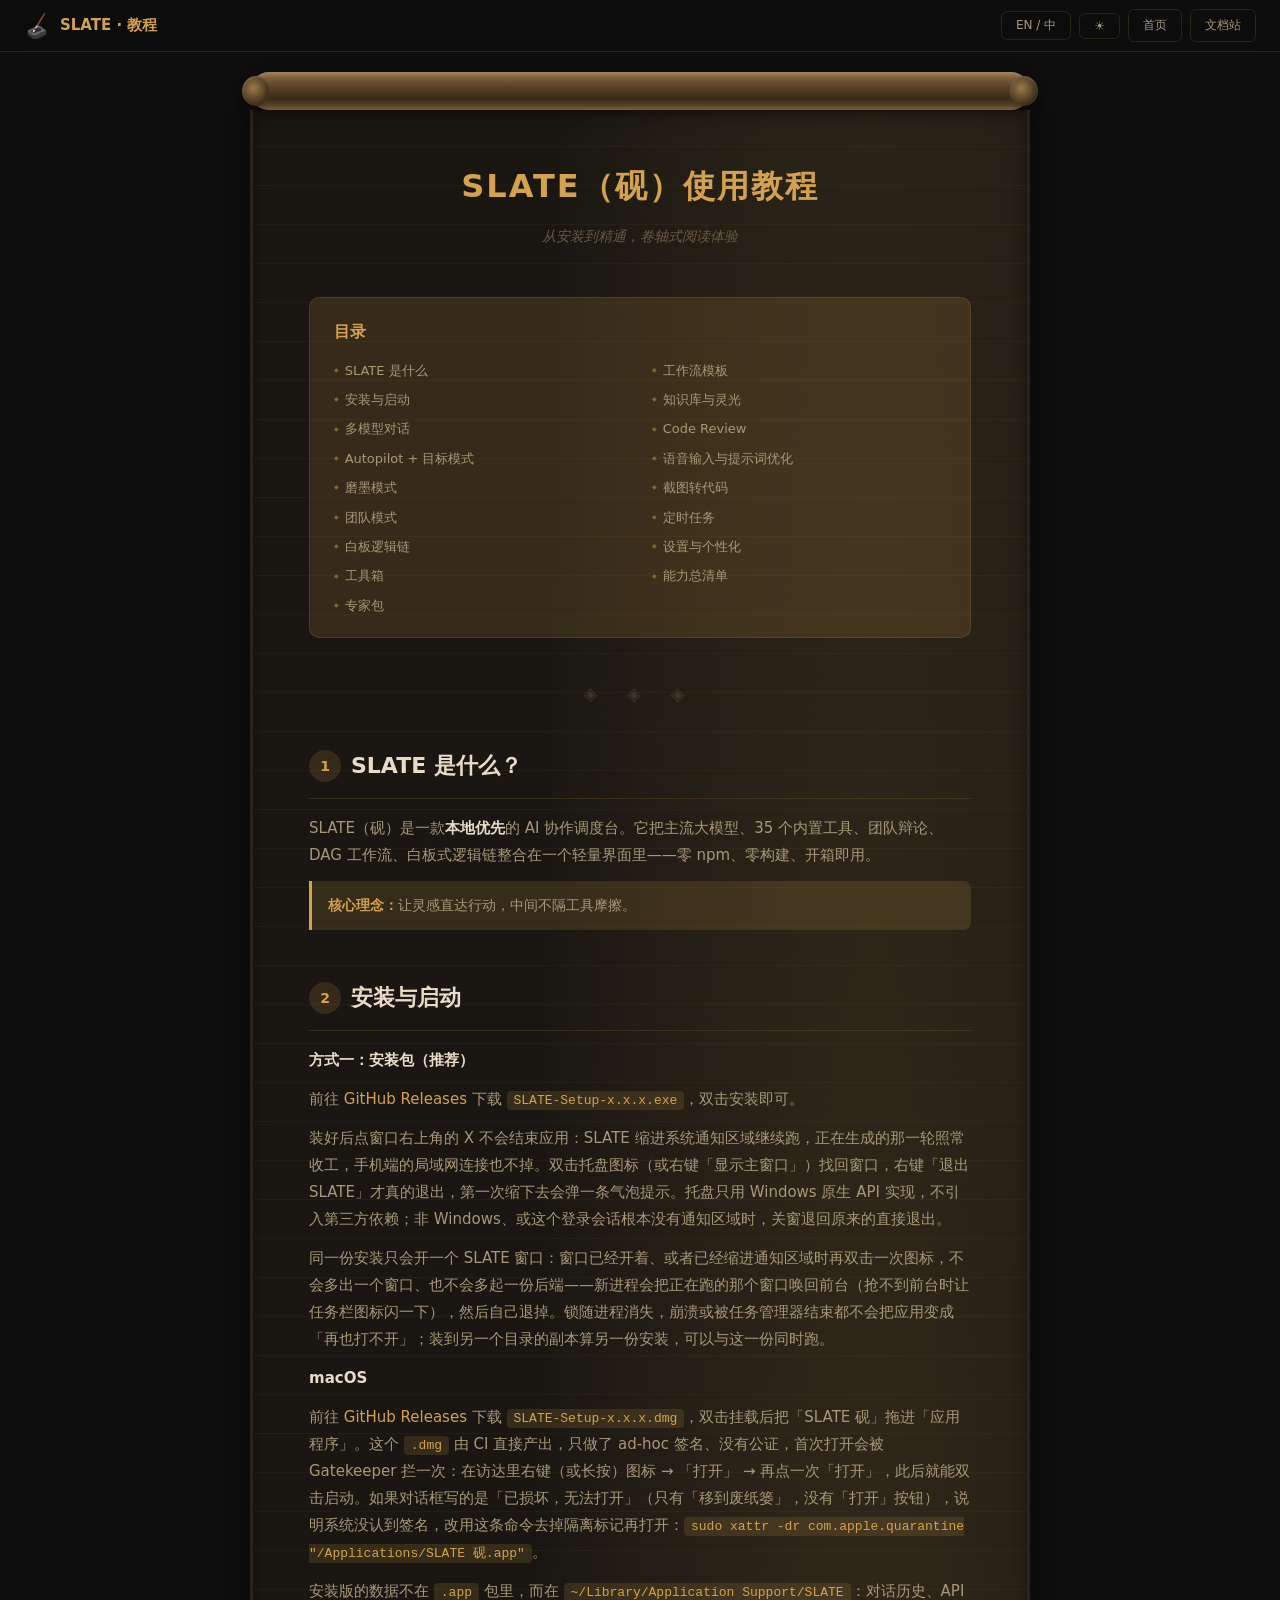
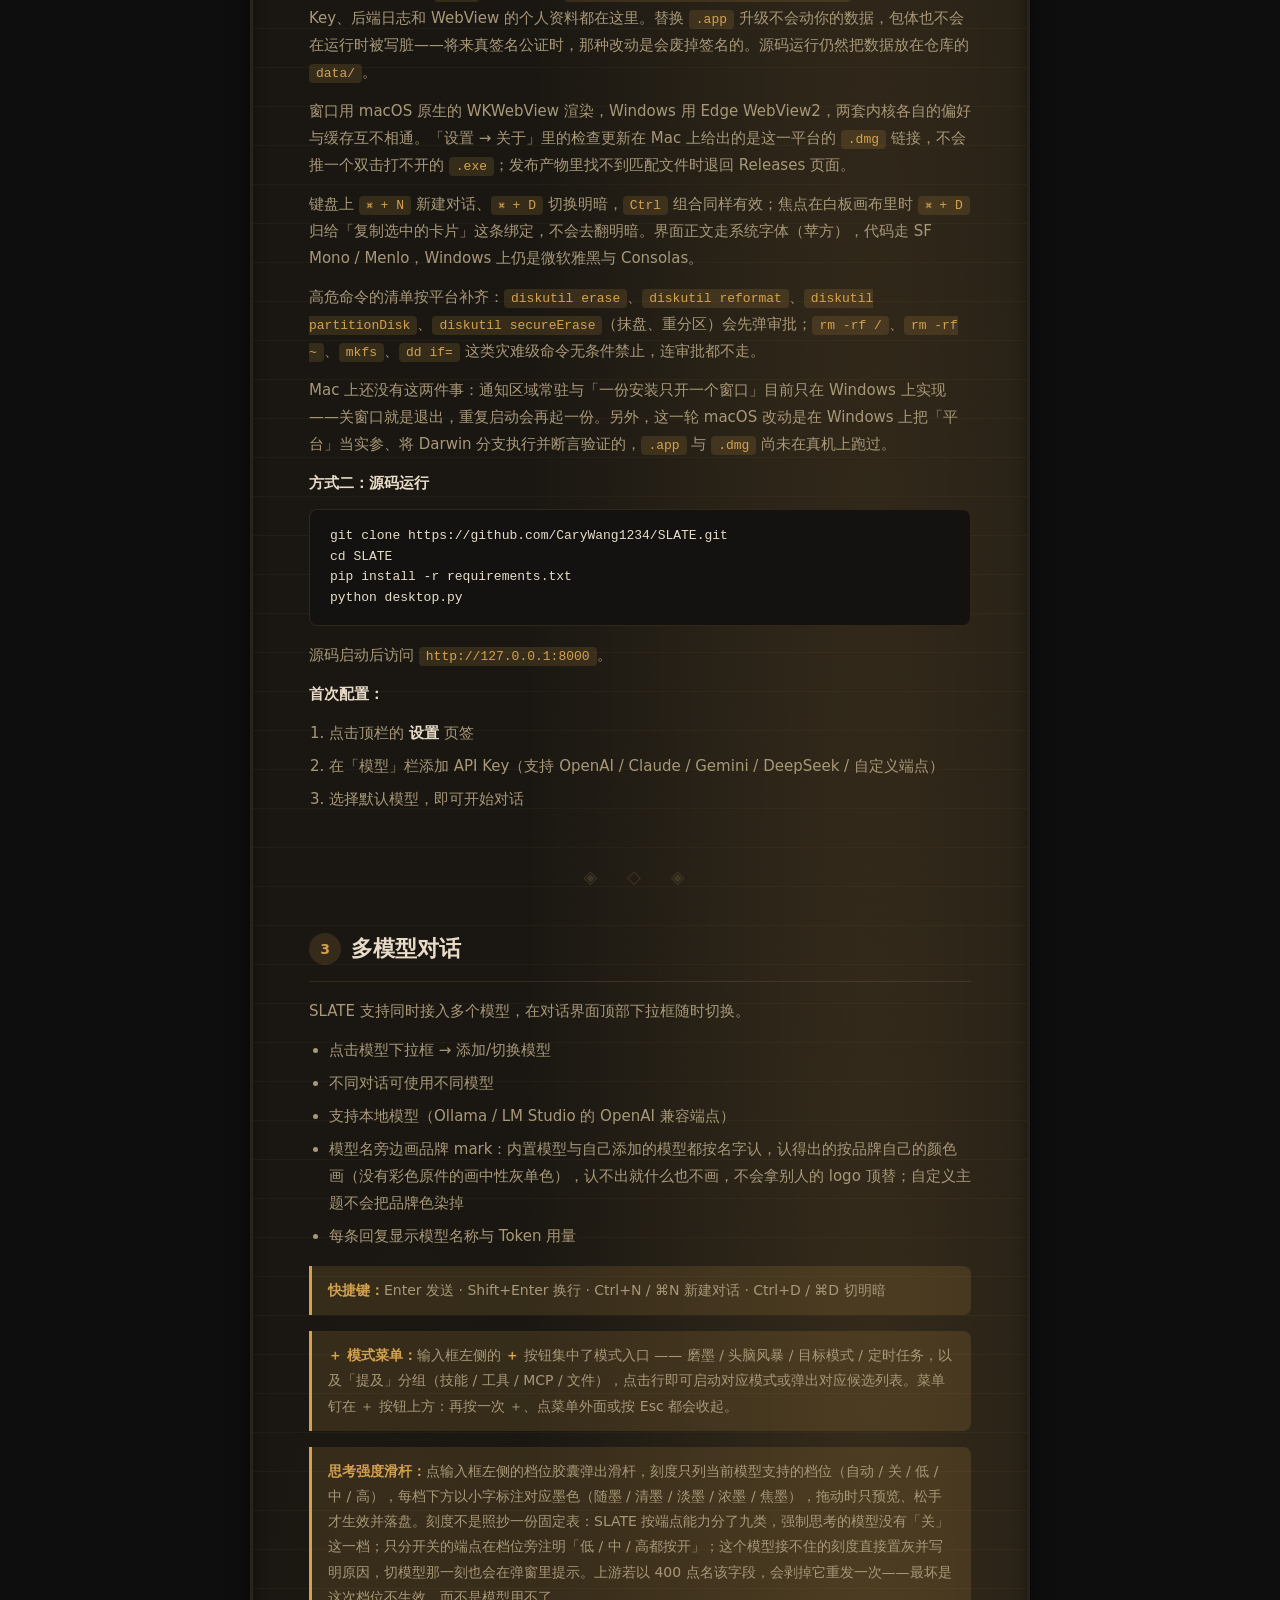
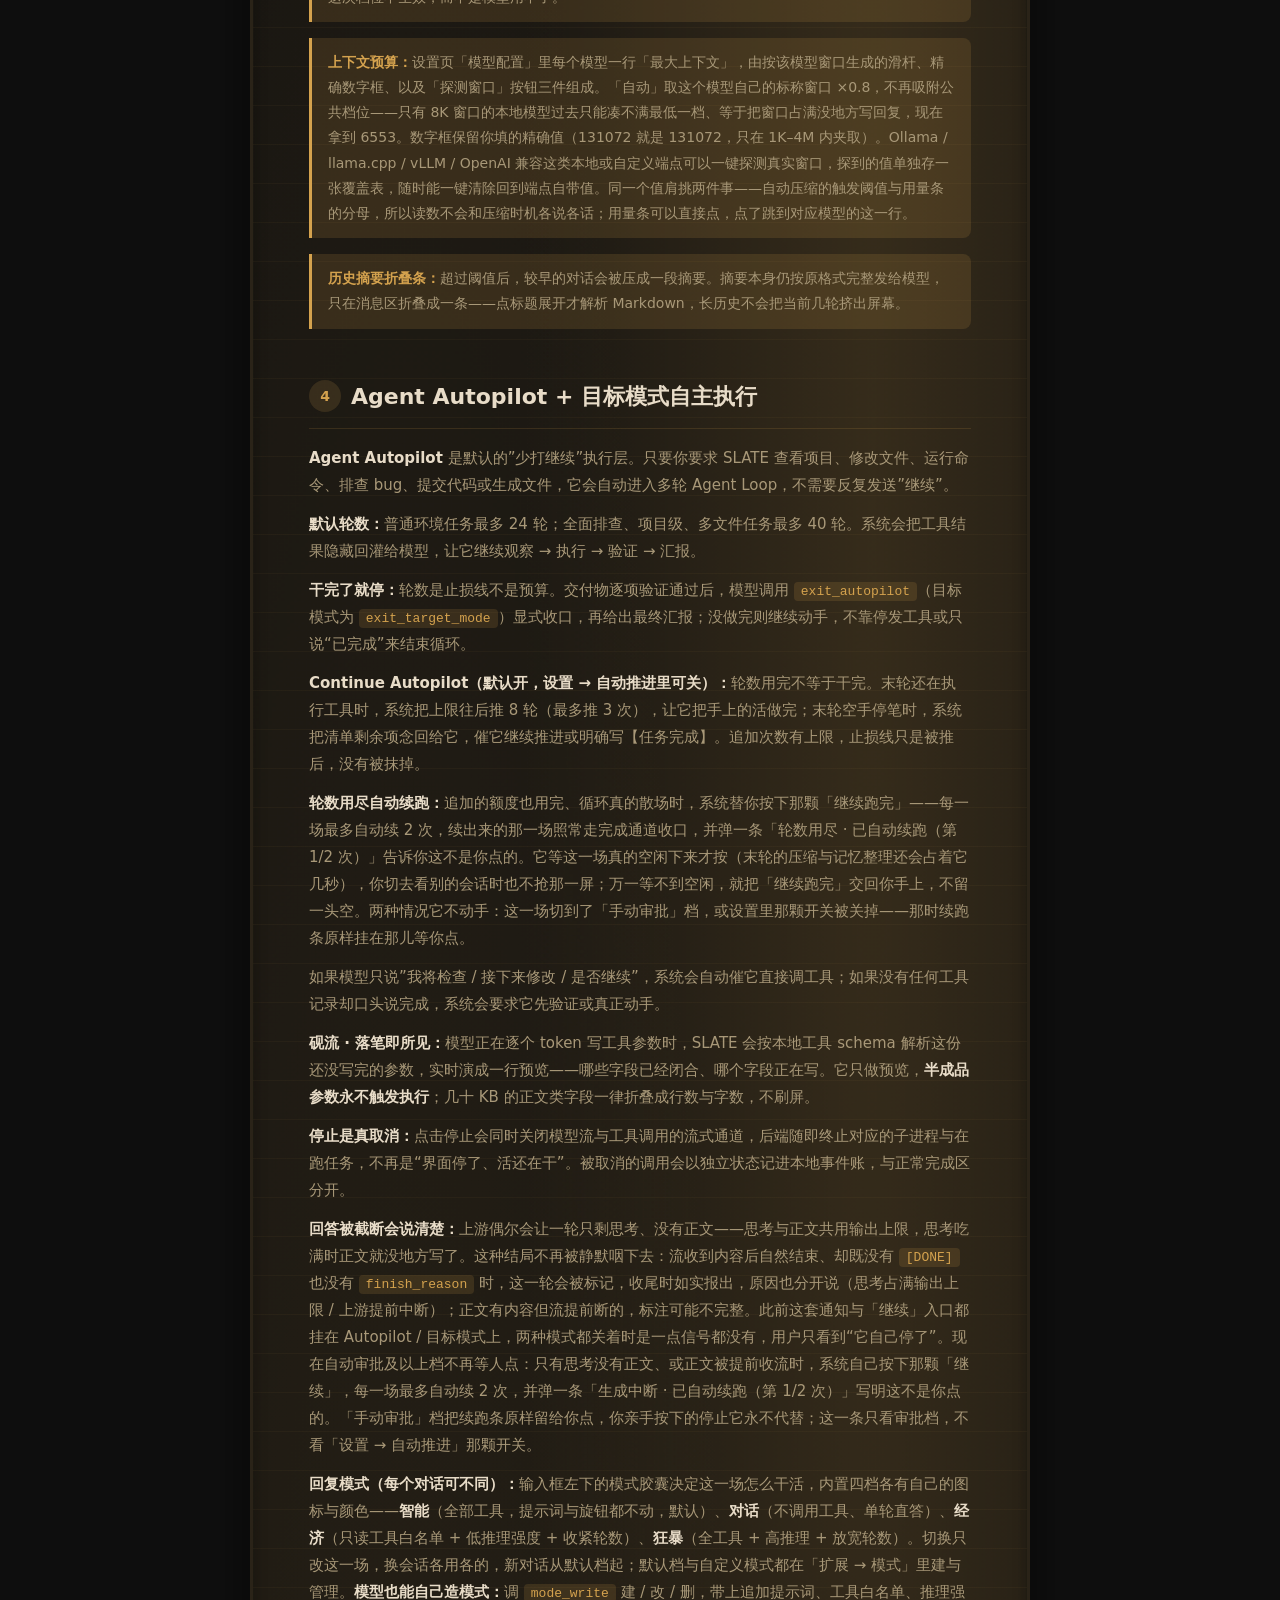
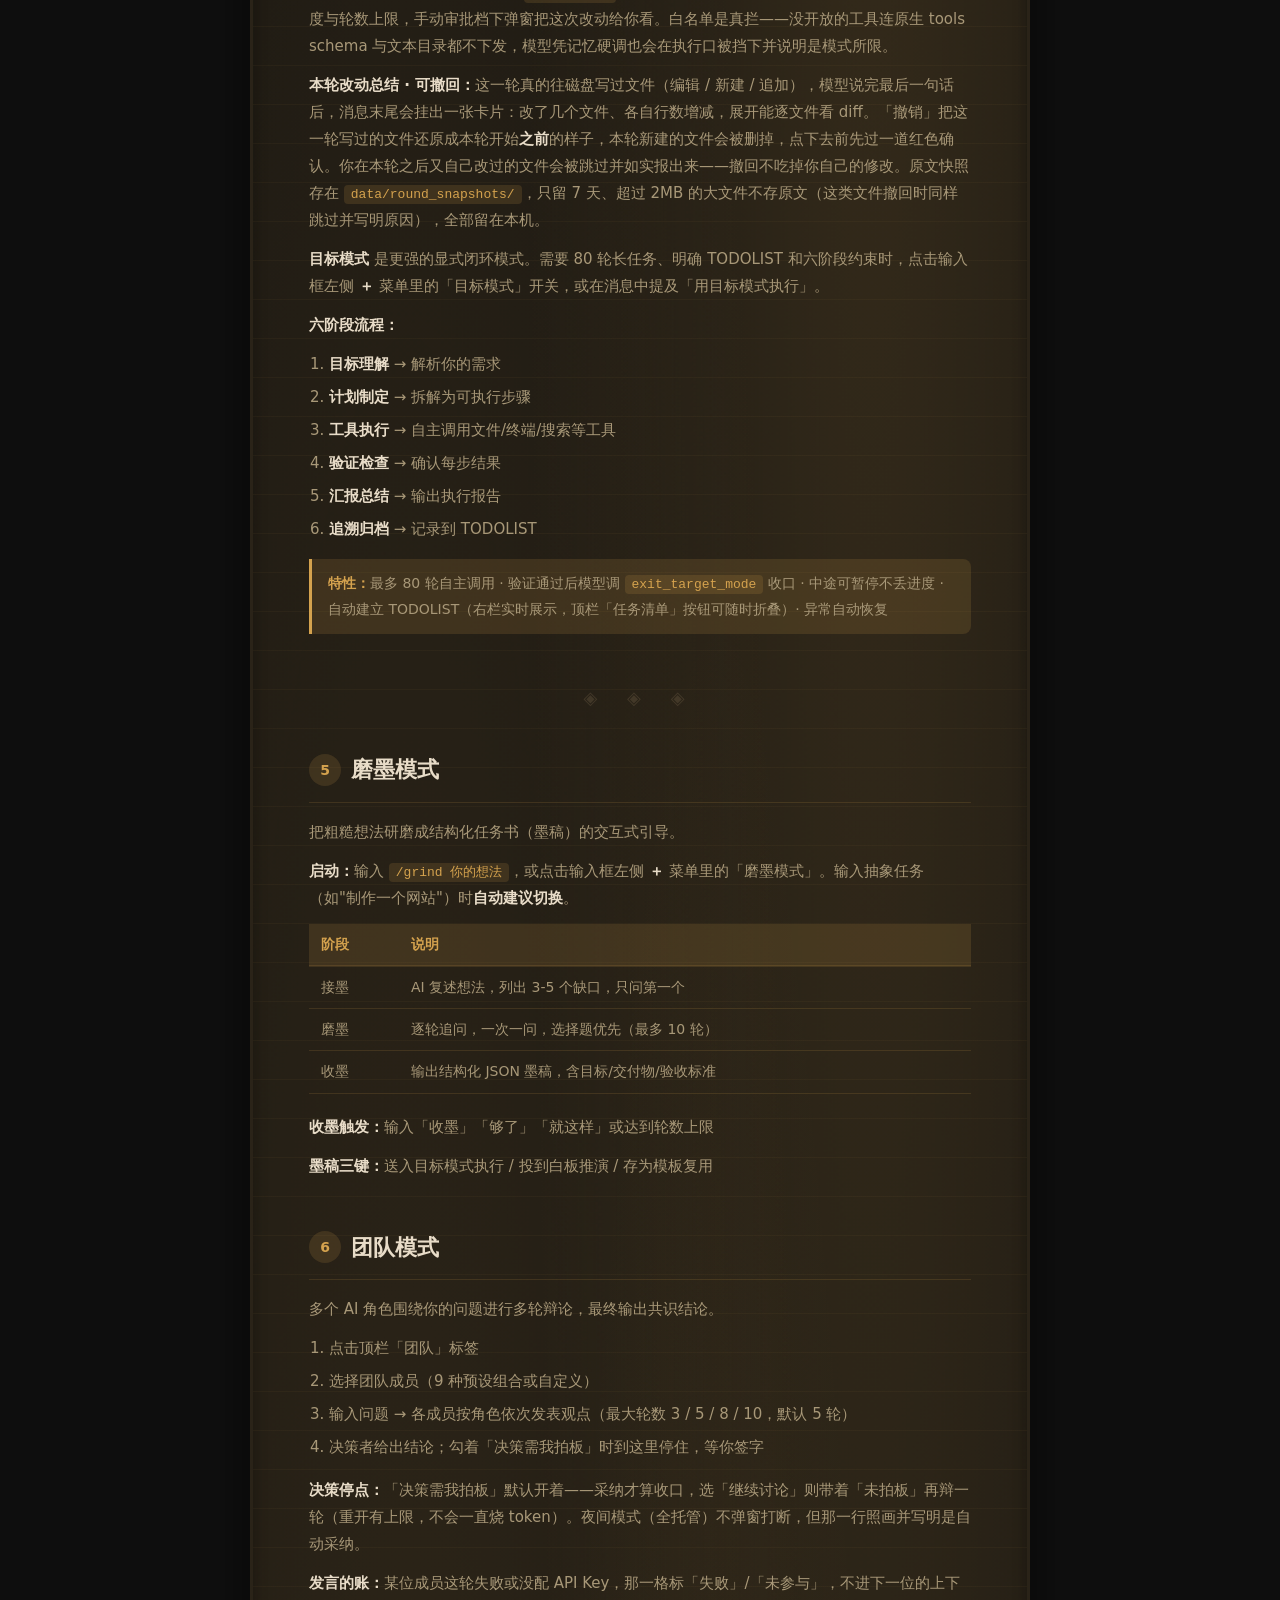
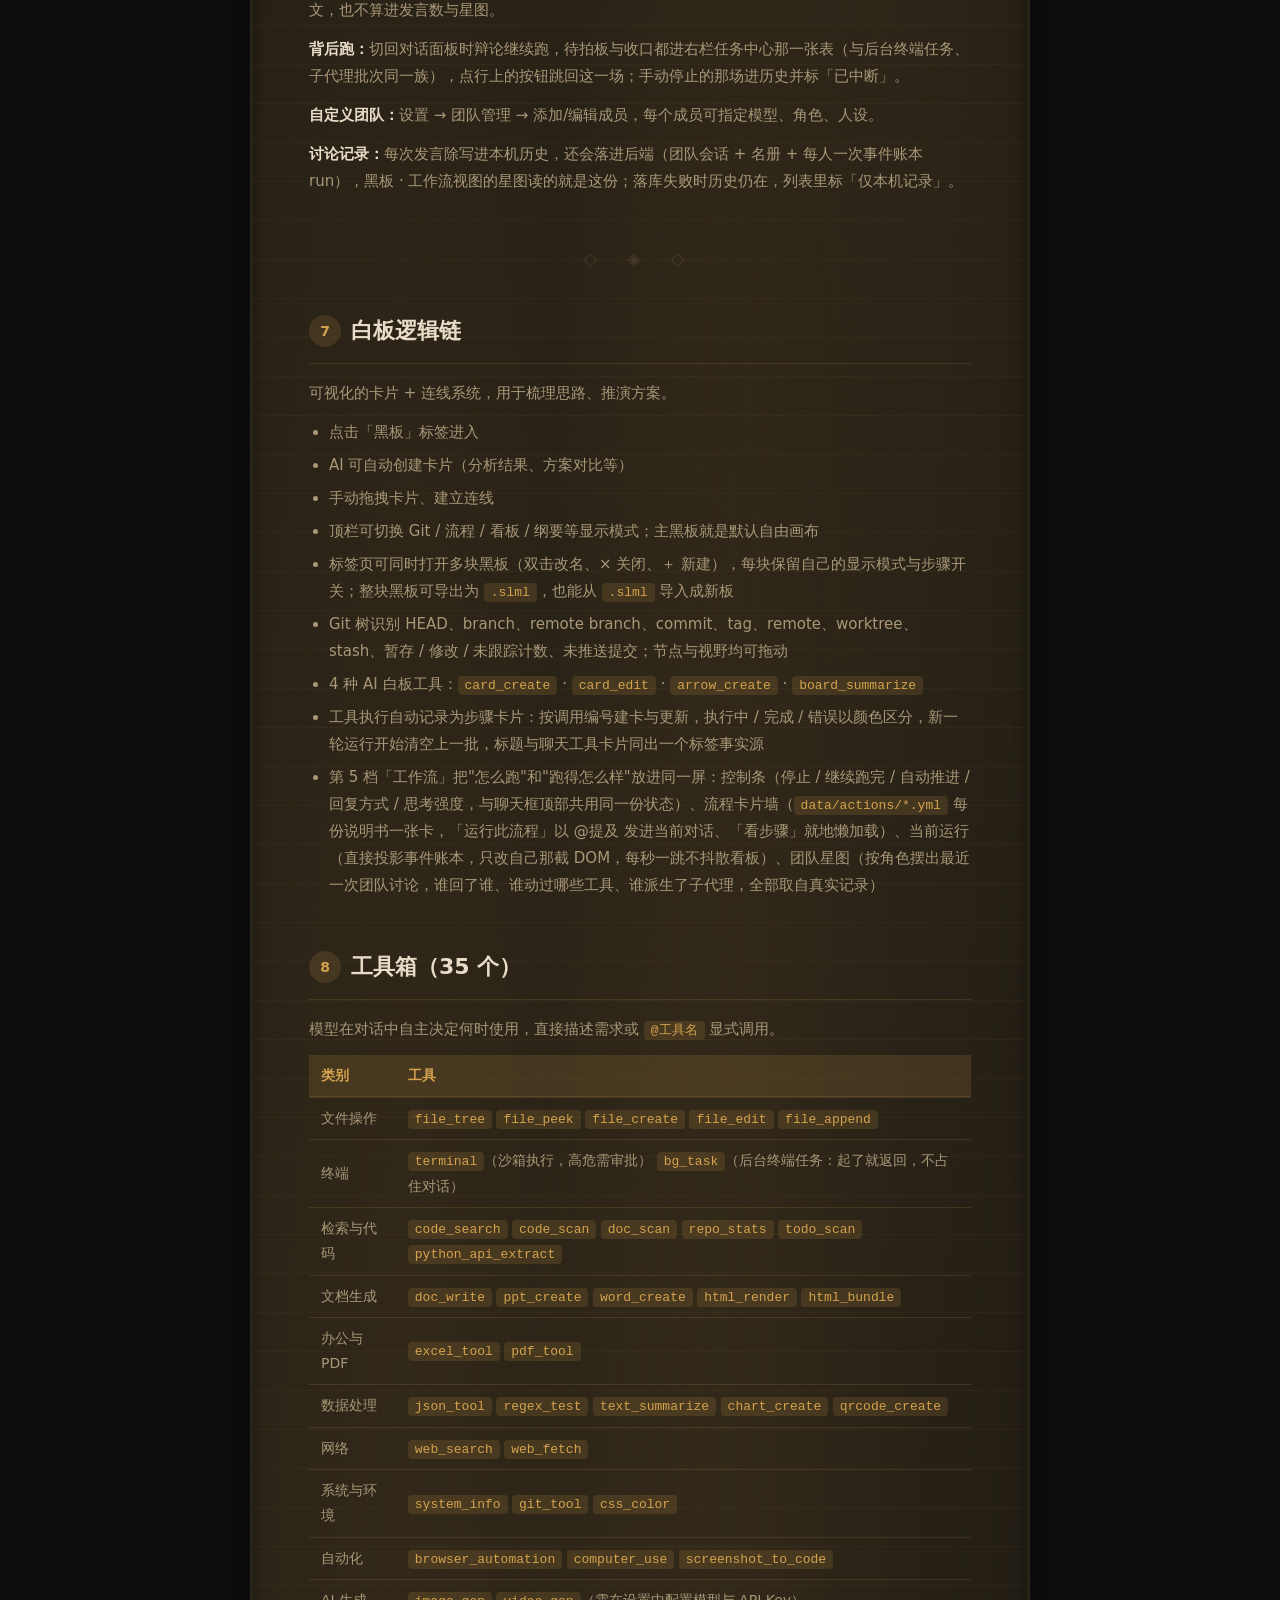
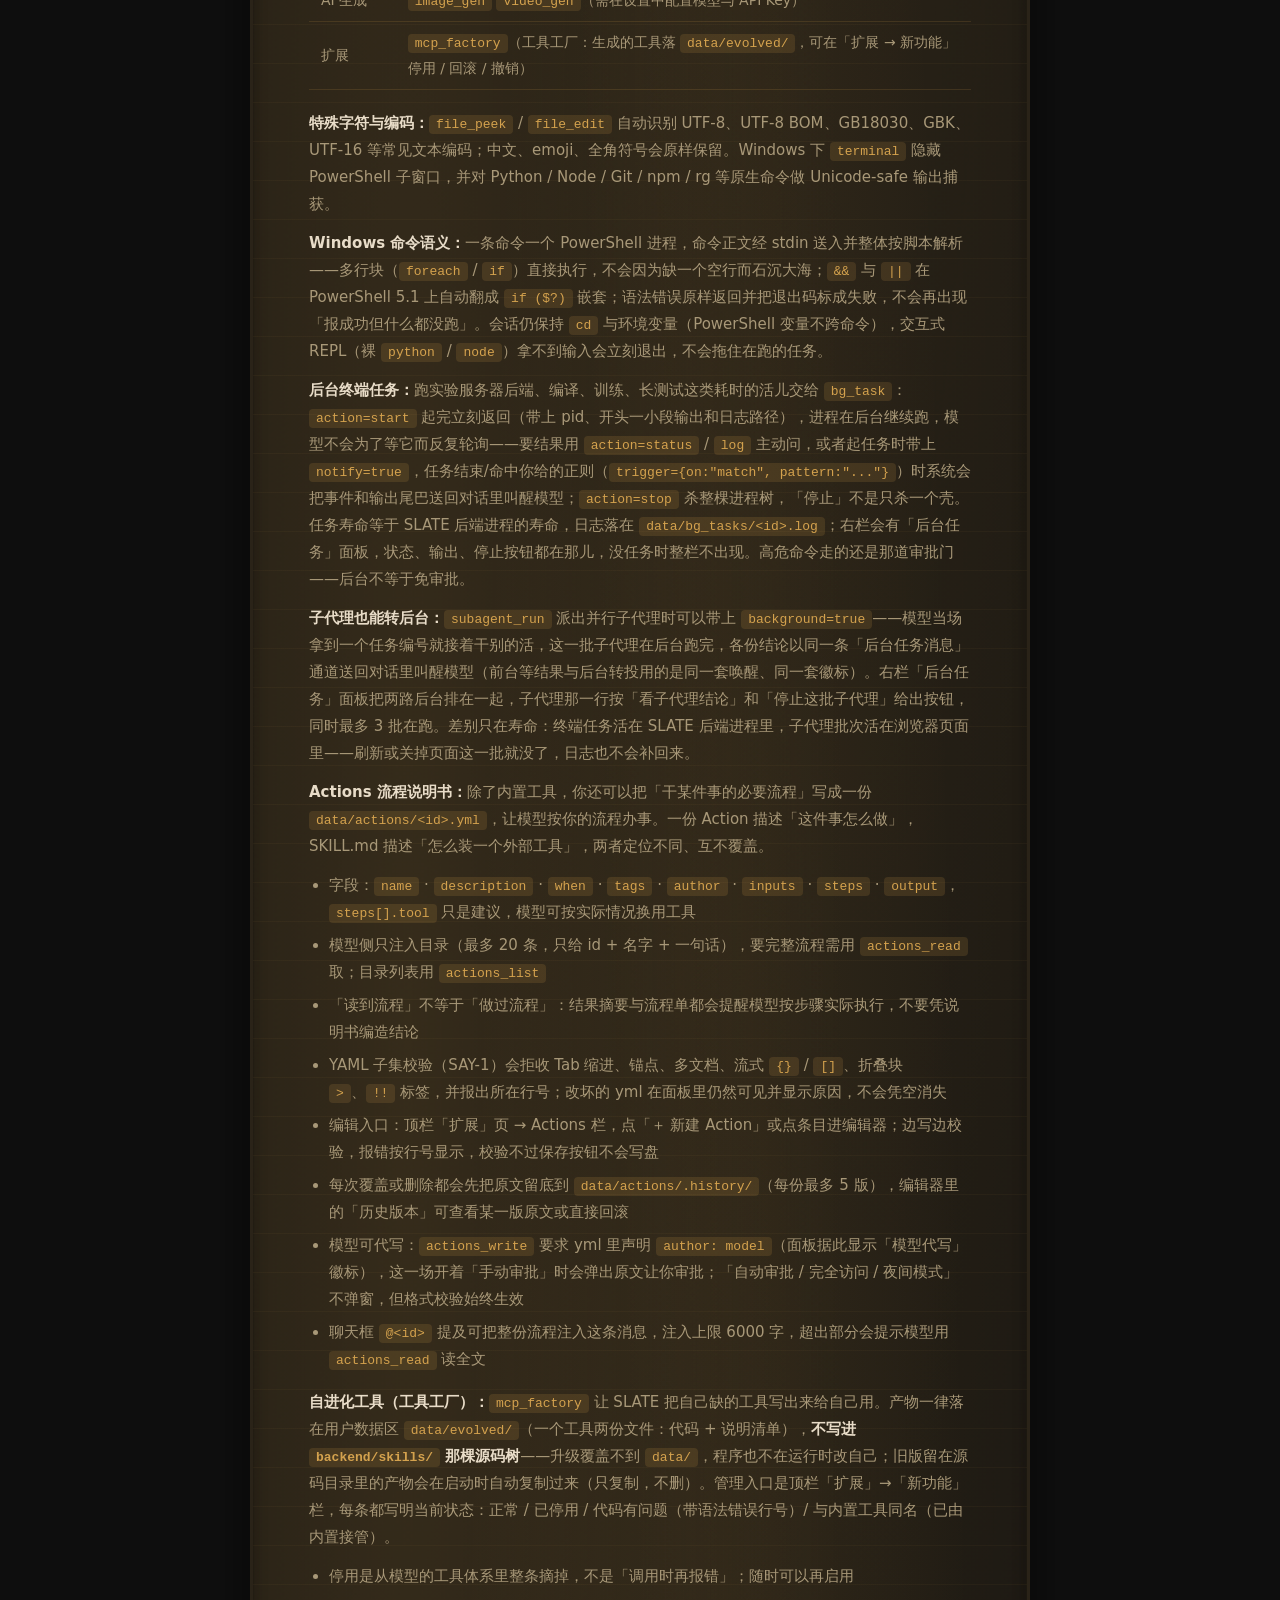
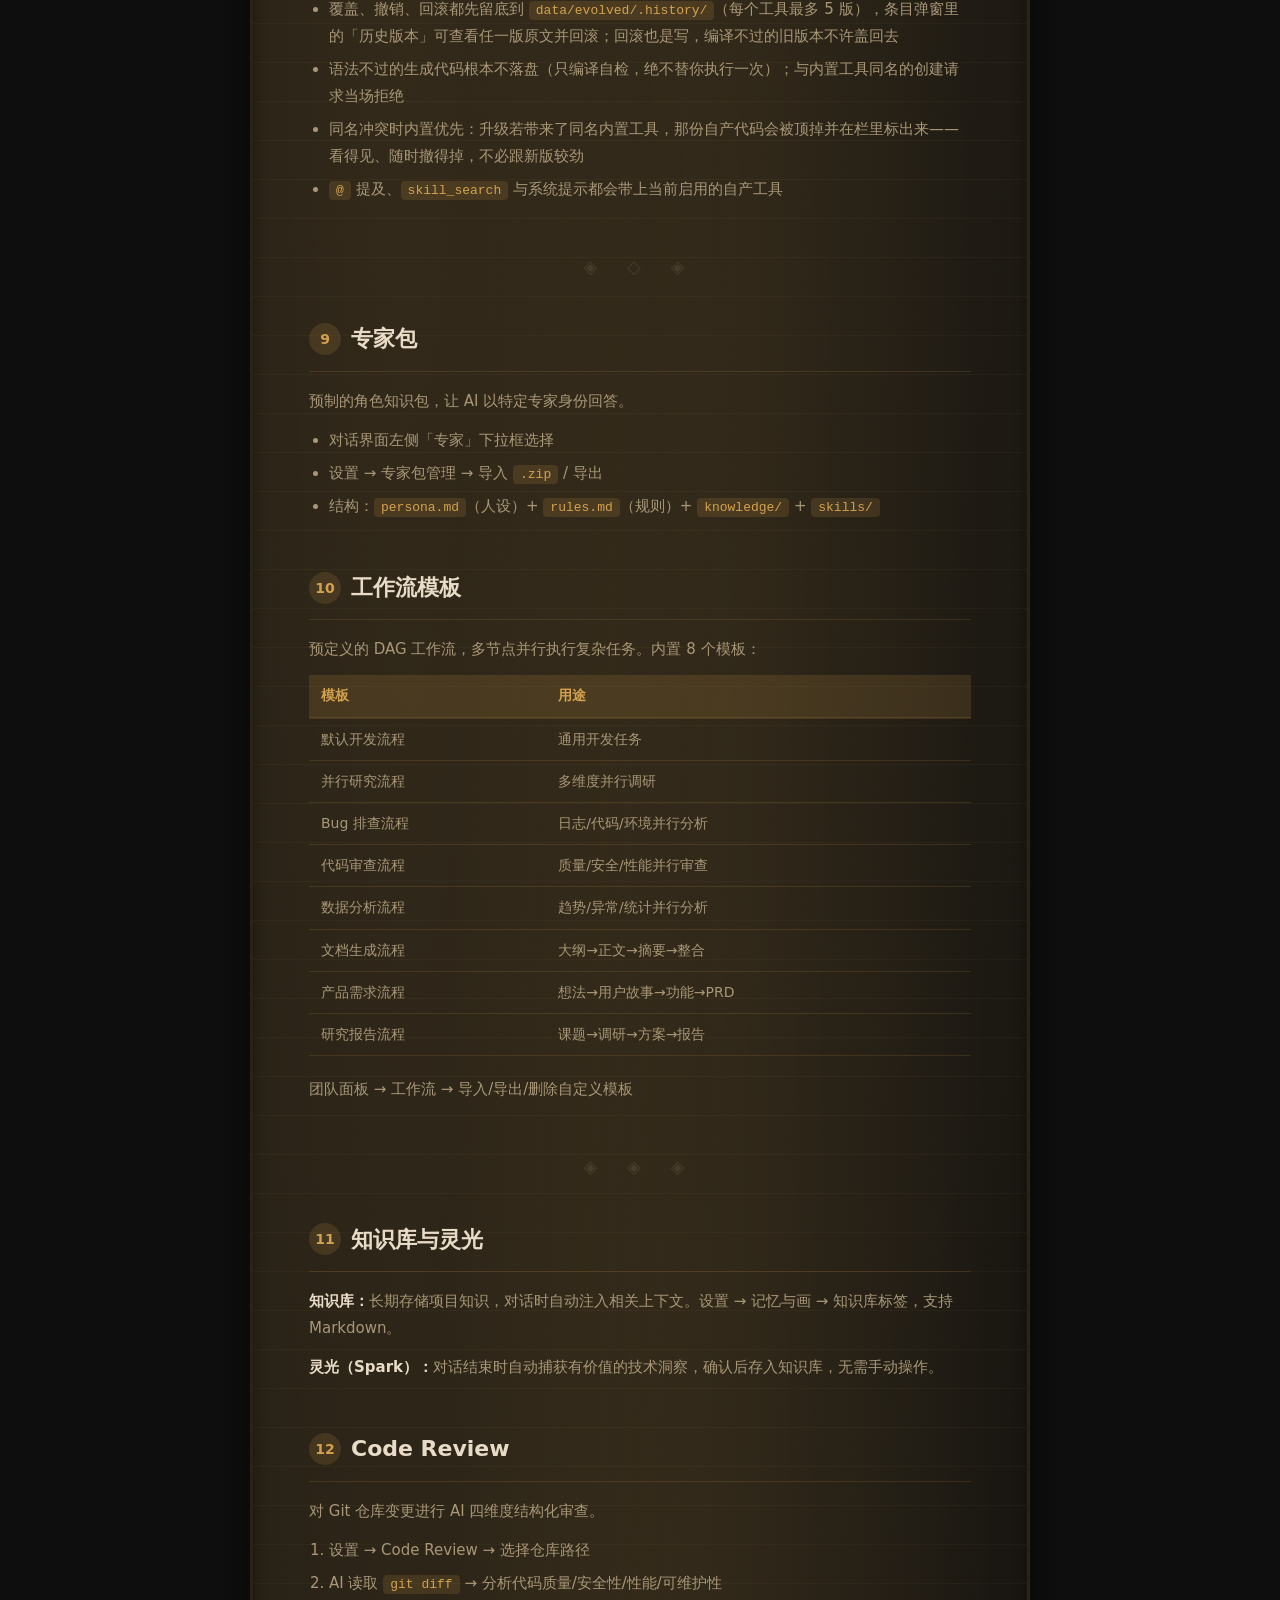
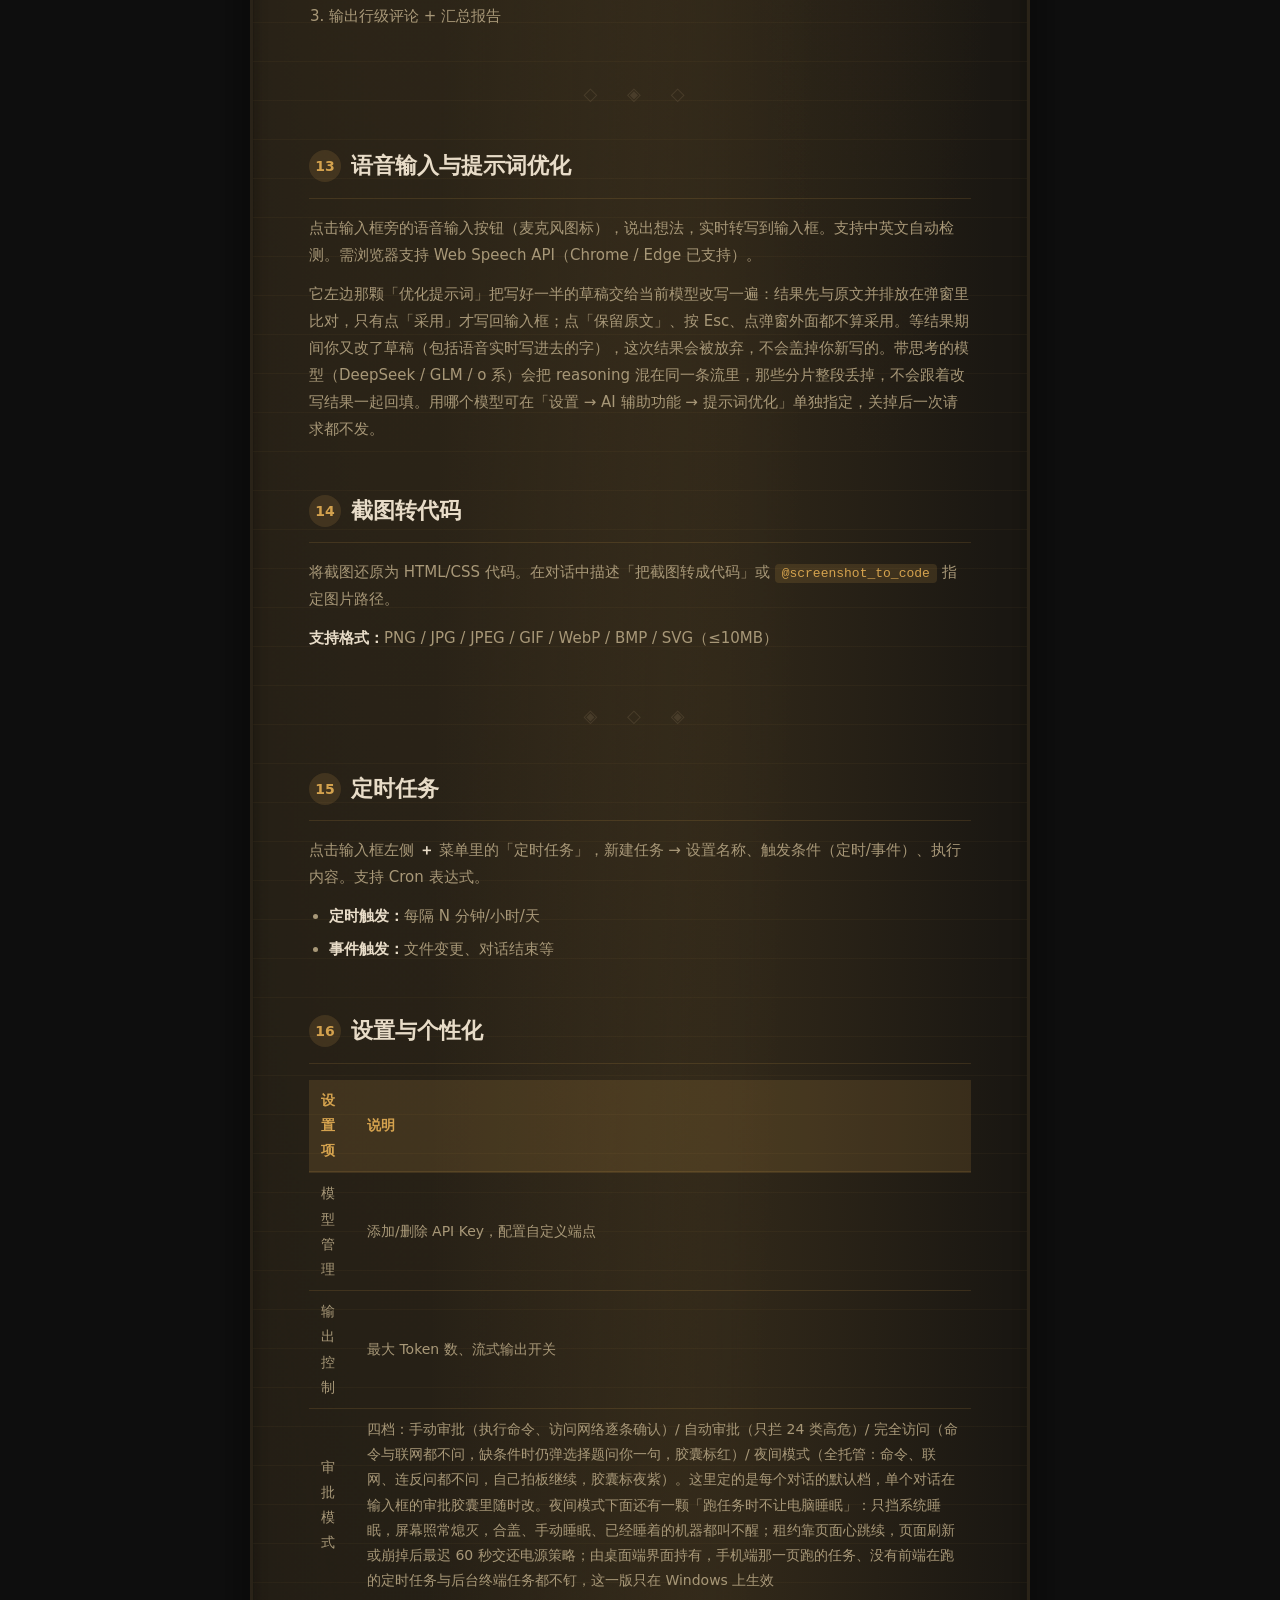
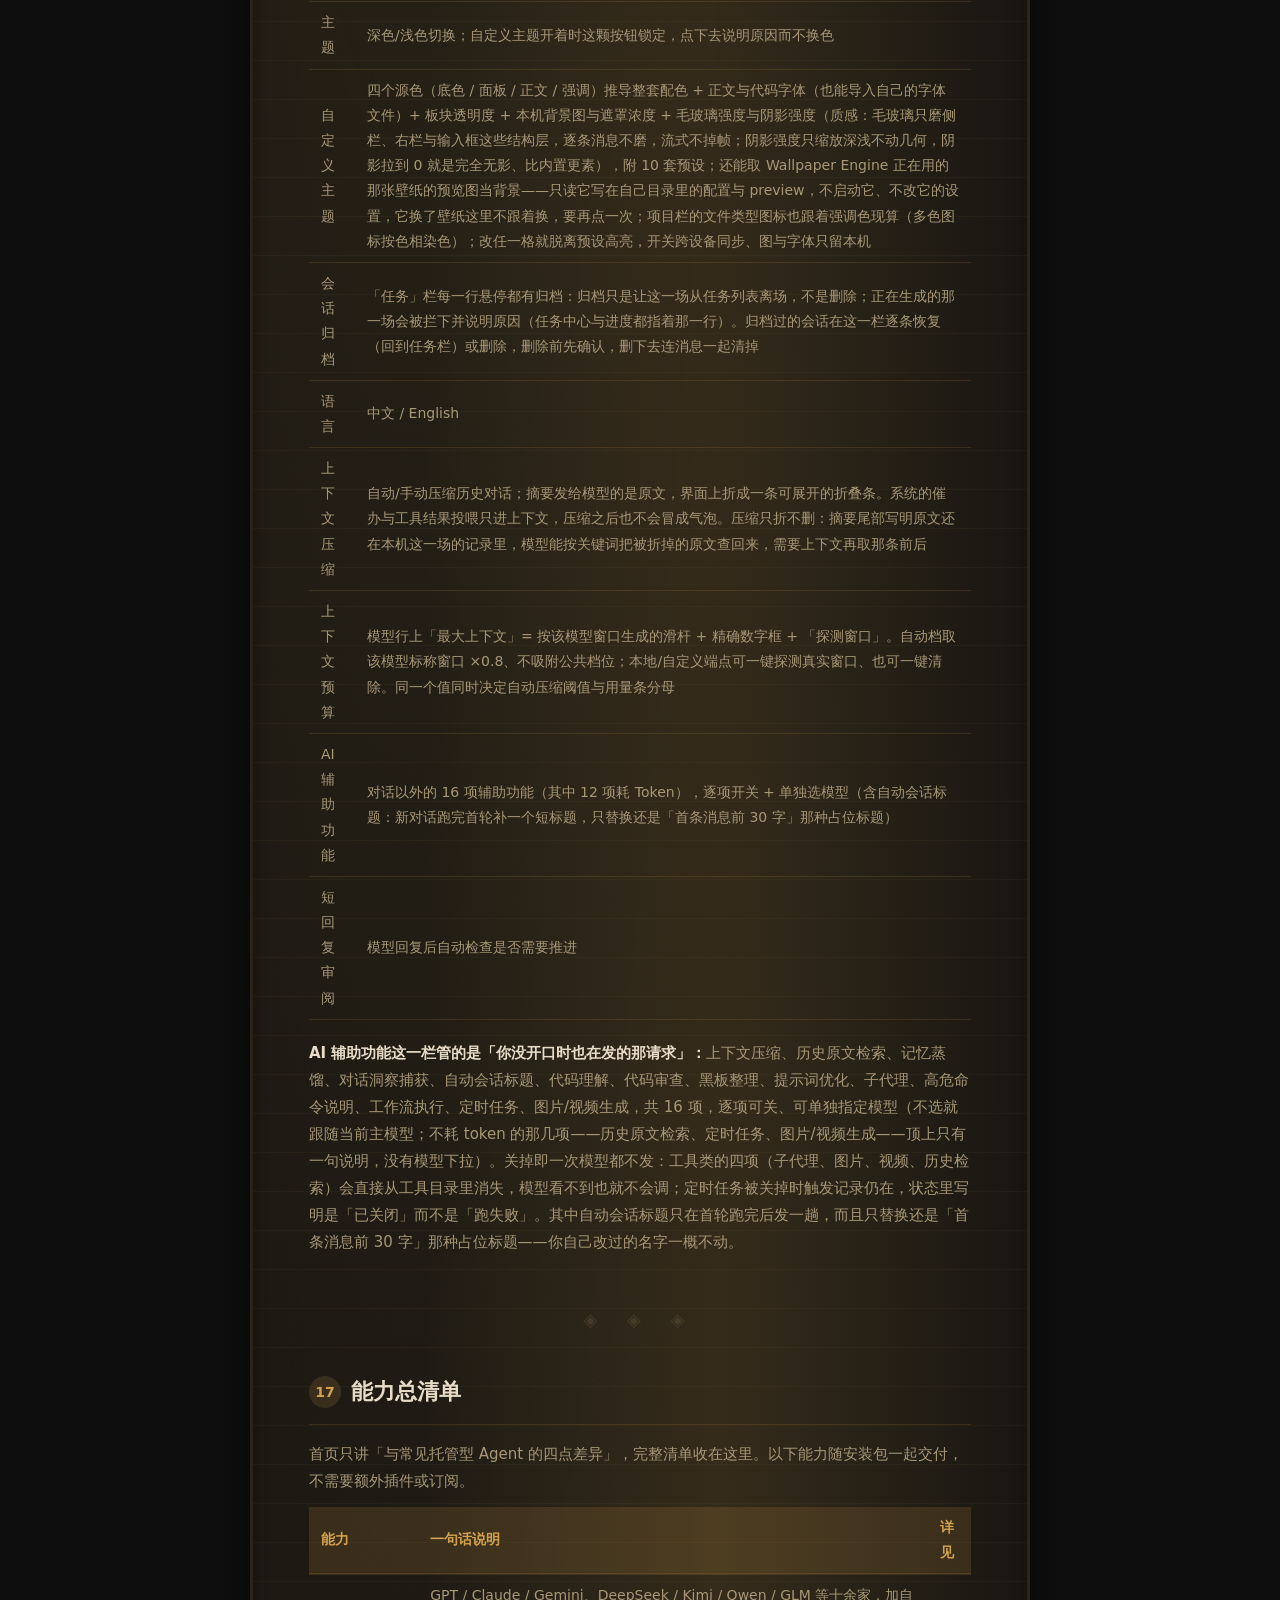
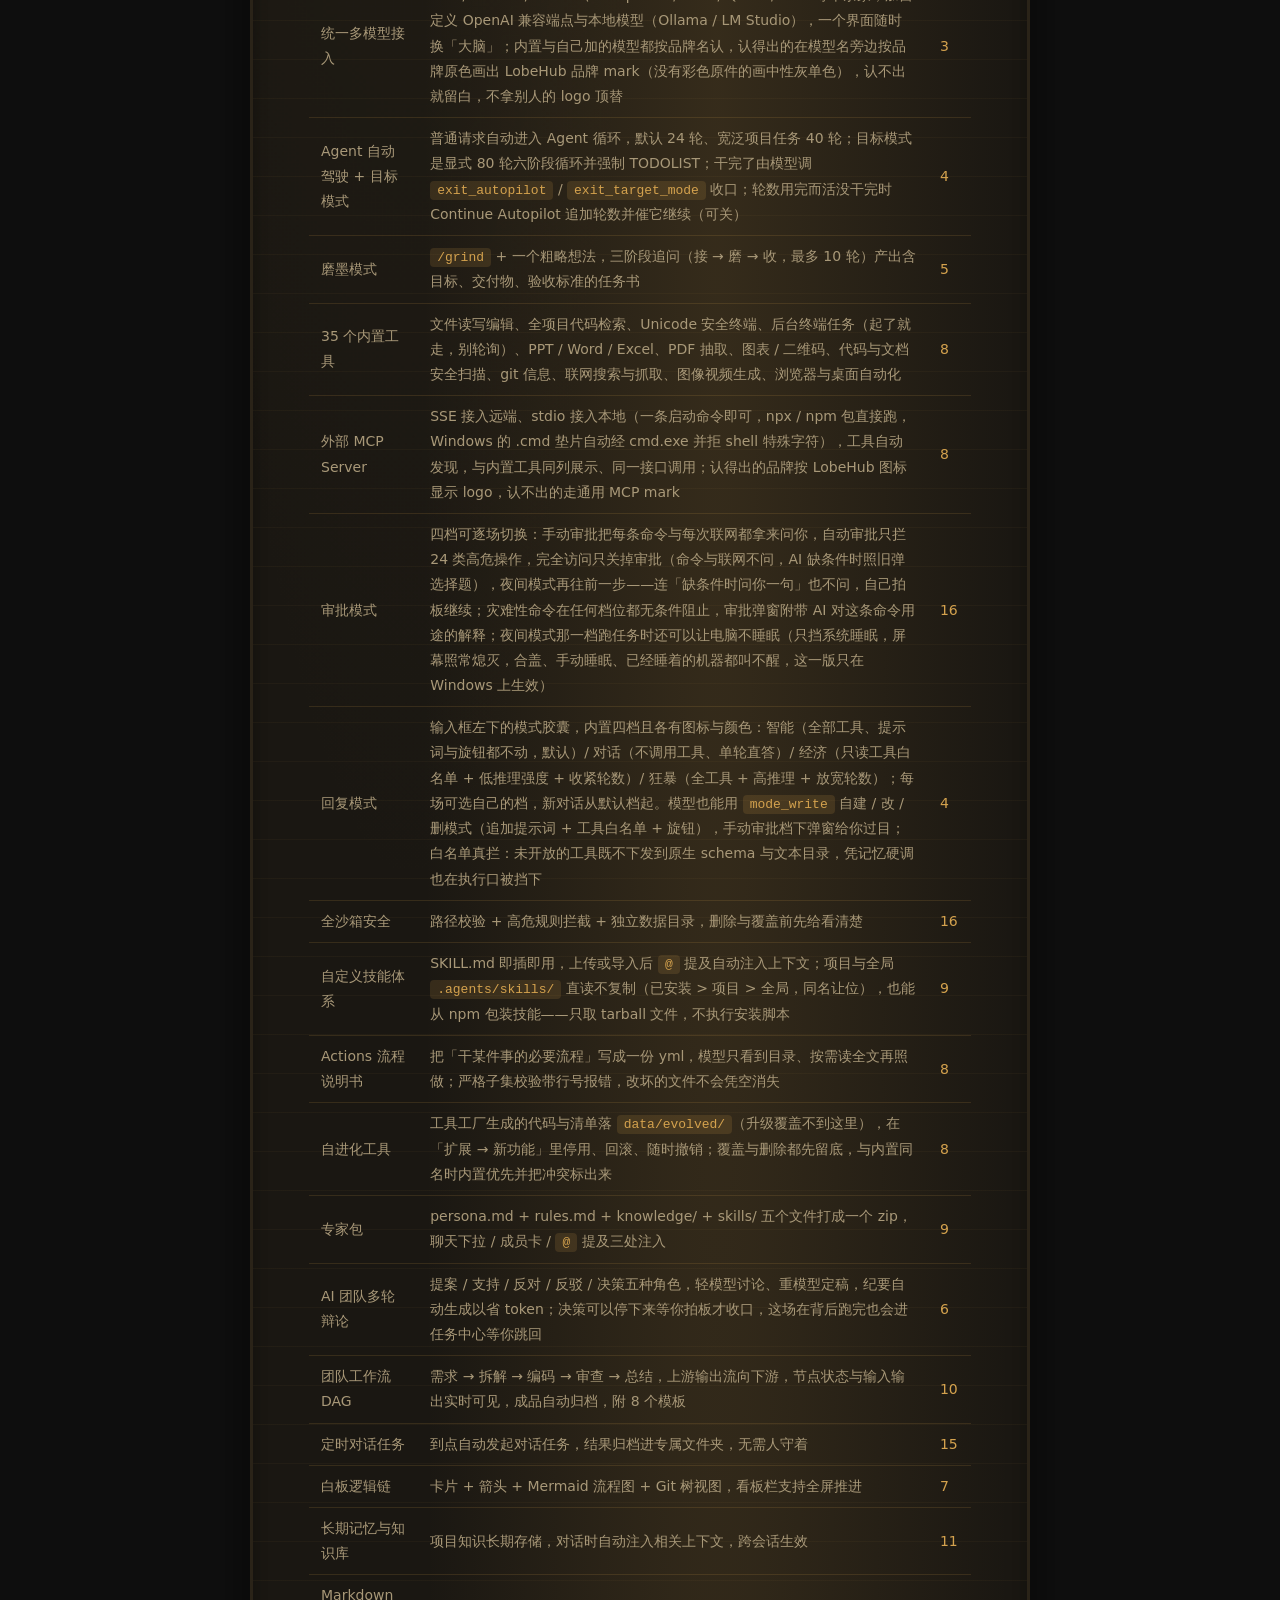
<file: docs/guide.html>
<!DOCTYPE html>
<html lang="zh-CN">
<head>
  <meta charset="UTF-8">
  <meta name="viewport" content="width=device-width, initial-scale=1.0">
  <title>SLATE · 使用教程 | User Guide</title>
  <meta name="description" content="SLATE 完整使用教程：从安装到高级功能，卷轴式阅读体验。">
  <link rel="icon" type="image/png" href="./icon.png">
  <style>
    /* ── 基础变量 ─────────────────────────── */
    :root {
      --bg: #0e0e0e;
      --parchment: #1a1712;
      --parchment-edge: #2a2318;
      --ink: #e8dcc8;
      --ink-dim: #a89878;
      --ink-faint: #6a5a42;
      --gold: #d4a24e;
      --gold-soft: rgba(212,162,78,0.15);
      --gold-glow: rgba(212,162,78,0.3);
      --roller-dark: #3a2a18;
      --roller-mid: #5a4228;
      --roller-light: #7a5a38;
      --roller-shine: #9a7a4a;
      --mono: "Cascadia Code","JetBrains Mono",Consolas,"Courier New",monospace;
      --ease-out: cubic-bezier(0.22,1,0.36,1);
    }
    body[data-theme="light"] {
      --bg: #f6f5f2;
      --parchment: #faf6ee;
      --parchment-edge: #e8dcc8;
      --ink: #2a2018;
      --ink-dim: #5a4a32;
      --ink-faint: #9a8a6a;
      --gold: #a5762a;
      --gold-soft: rgba(165,118,42,0.1);
      --gold-glow: rgba(165,118,42,0.22);
      --roller-dark: #8a6a3a;
      --roller-mid: #a88a52;
      --roller-light: #c8a86a;
      --roller-shine: #d8c088;
    }
    * { margin:0; padding:0; box-sizing:border-box; }
    html { scroll-behavior: smooth; }
    body {
      background: var(--bg);
      color: var(--ink);
      font-family: "Segoe UI","Microsoft YaHei",system-ui,-apple-system,sans-serif;
      line-height: 1.8;
      -webkit-font-smoothing: antialiased;
    }
    a { color: var(--gold); text-decoration: none; }
    a:hover { text-decoration: underline; }

    /* ── 顶部导航 ─────────────────────────── */
    .guide-nav {
      position: fixed; top:0; left:0; right:0; z-index: 100;
      background: color-mix(in srgb, var(--bg) 85%, transparent);
      backdrop-filter: blur(14px);
      border-bottom: 1px solid var(--gold-soft);
      padding: 0 24px;
      height: 52px;
      display: flex; align-items: center; justify-content: space-between;
      transition: background 0.3s;
    }
    .guide-nav-brand {
      display: flex; align-items: center; gap: 10px;
      font-size: 15px; font-weight: 600; color: var(--gold);
    }
    .guide-nav-brand img { width: 26px; height: 26px; border-radius: 6px; }
    .guide-nav-actions { display: flex; gap: 8px; align-items: center; }
    .nav-btn {
      background: none; border: 1px solid var(--gold-soft);
      color: var(--ink-dim); padding: 5px 14px; border-radius: 6px;
      font-size: 12px; cursor: pointer; transition: all 0.2s;
      font-family: inherit;
    }
    .nav-btn:hover { color: var(--gold); border-color: var(--gold); }
    .nav-btn.active { color: var(--gold); border-color: var(--gold); background: var(--gold-soft); }

    /* ── 卷轴容器 ─────────────────────────── */
    .scroll-container {
      max-width: 820px;
      margin: 0 auto;
      padding: 72px 20px 60px;
      position: relative;
    }

    /* ── 卷轴辊（上下横轴） ─────────────── */
    .scroll-roller {
      height: 38px;
      border-radius: 19px;
      position: relative;
      z-index: 10;
      background: linear-gradient(180deg,
        var(--roller-shine) 0%,
        var(--roller-light) 18%,
        var(--roller-mid) 40%,
        var(--roller-dark) 70%,
        var(--roller-mid) 88%,
        var(--roller-shine) 100%
      );
      box-shadow:
        0 4px 16px rgba(0,0,0,0.4),
        inset 0 2px 4px rgba(255,255,255,0.15),
        inset 0 -2px 4px rgba(0,0,0,0.3);
    }
    .scroll-roller::before,
    .scroll-roller::after {
      content: '';
      position: absolute; top: 4px; bottom: 4px; width: 28px;
      border-radius: 50%;
      background: radial-gradient(ellipse at 40% 40%,
        var(--roller-shine), var(--roller-dark) 70%);
      box-shadow: inset 0 1px 3px rgba(255,255,255,0.2);
    }
    .scroll-roller::before { left: -8px; }
    .scroll-roller::after { right: -8px; }
    .roller-top { margin-bottom: 0; }
    .roller-bottom { margin-top: 0; }

    /* ── 卷轴纸面 ─────────────────────────── */
    .scroll-body {
      background: var(--parchment);
      border-left: 3px solid var(--parchment-edge);
      border-right: 3px solid var(--parchment-edge);
      padding: 48px 56px;
      position: relative;
      box-shadow:
        inset 4px 0 12px rgba(0,0,0,0.15),
        inset -4px 0 12px rgba(0,0,0,0.15),
        4px 0 20px rgba(0,0,0,0.2),
        -4px 0 20px rgba(0,0,0,0.2);
      /* 羊皮纸纹理 */
      background-image:
        radial-gradient(ellipse at 20% 50%, var(--gold-soft) 0%, transparent 50%),
        radial-gradient(ellipse at 80% 20%, var(--gold-soft) 0%, transparent 40%),
        radial-gradient(ellipse at 60% 80%, var(--gold-soft) 0%, transparent 45%);
    }
    .scroll-body::before {
      content: '';
      position: absolute; top: 0; left: 0; right: 0; bottom: 0;
      background: repeating-linear-gradient(
        0deg,
        transparent,
        transparent 38px,
        var(--gold-soft) 38px,
        var(--gold-soft) 39px
      );
      opacity: 0.3;
      pointer-events: none;
    }

    /* ── 卷轴展开动画 ─────────────────────── */
    .scroll-section {
      opacity: 0;
      transform: translateY(30px) scaleY(0.95);
      transition: opacity 0.8s var(--ease-out), transform 0.8s var(--ease-out);
      margin-bottom: 48px;
    }
    .scroll-section.unfurled {
      opacity: 1;
      transform: translateY(0) scaleY(1);
    }

    /* 减少动效的读者拿不到入场动画，但绝不能拿不到正文：
       本文件不引 docs/style.css，那条全局降级规则在这儿不生效，得自己写一遍。 */
    @media (prefers-reduced-motion: reduce) {
      .scroll-section { opacity: 1; transform: none; }
    }

    /* ── 内容排版 ─────────────────────────── */
    .scroll-title {
      text-align: center;
      font-size: 32px;
      font-weight: 700;
      color: var(--gold);
      margin-bottom: 8px;
      letter-spacing: 2px;
    }
    .scroll-subtitle {
      text-align: center;
      font-size: 14px;
      color: var(--ink-faint);
      margin-bottom: 40px;
      font-style: italic;
    }
    .chapter-num {
      display: inline-block;
      width: 32px; height: 32px;
      line-height: 32px;
      text-align: center;
      border-radius: 50%;
      background: var(--gold-soft);
      color: var(--gold);
      font-size: 14px;
      font-weight: 700;
      margin-right: 10px;
      flex-shrink: 0;
    }
    .chapter-title {
      font-size: 22px;
      font-weight: 600;
      color: var(--ink);
      margin-bottom: 16px;
      display: flex;
      align-items: center;
      padding-bottom: 12px;
      border-bottom: 1px solid var(--gold-soft);
    }
    .chapter-body { font-size: 15px; color: var(--ink-dim); }
    .chapter-body p { margin-bottom: 12px; }
    .chapter-body strong { color: var(--ink); }
    .chapter-body ul, .chapter-body ol {
      margin: 8px 0 16px 20px;
    }
    .chapter-body li { margin-bottom: 6px; }
    .chapter-body code {
      background: var(--gold-soft);
      padding: 2px 7px;
      border-radius: 4px;
      font-family: var(--mono);
      font-size: 13px;
      color: var(--gold);
    }
    .chapter-body pre {
      background: color-mix(in srgb, var(--bg) 60%, var(--parchment));
      border: 1px solid var(--gold-soft);
      border-radius: 8px;
      padding: 16px 20px;
      overflow-x: auto;
      margin: 12px 0 16px;
      font-family: var(--mono);
      font-size: 13px;
      line-height: 1.6;
      color: var(--ink);
    }

    /* 表格 */
    .ink-table {
      width: 100%;
      border-collapse: collapse;
      margin: 12px 0 20px;
      font-size: 14px;
    }
    .ink-table th {
      background: var(--gold-soft);
      color: var(--gold);
      text-align: left;
      padding: 8px 12px;
      font-weight: 600;
      border-bottom: 2px solid var(--gold-soft);
    }
    .ink-table td {
      padding: 8px 12px;
      border-bottom: 1px solid var(--gold-soft);
      color: var(--ink-dim);
    }
    .ink-table tr:hover td { background: var(--gold-soft); }

    /* 双语切换 */
    .lang-en { display: none; }
    body[data-lang="en"] .lang-zh { display: none; }
    body[data-lang="en"] .lang-en { display: block; }
    body[data-lang="en"] span.lang-en { display: inline; }
    body[data-lang="en"] span.lang-zh { display: none; }
    body[data-lang="zh"] span.lang-en { display: none; }
    body[data-lang="zh"] span.lang-zh { display: inline; }

    /* 目录 */
    .toc {
      background: var(--gold-soft);
      border: 1px solid var(--gold-soft);
      border-radius: 10px;
      padding: 20px 24px;
      margin-bottom: 40px;
    }
    .toc-title {
      font-size: 16px; font-weight: 600;
      color: var(--gold); margin-bottom: 12px;
    }
    .toc-list { list-style: none; margin: 0; padding: 0; columns: 2; column-gap: 24px; }
    .toc-list li { margin-bottom: 6px; }
    .toc-list a {
      color: var(--ink-dim); font-size: 13px;
      display: flex; align-items: center; gap: 6px;
      transition: color 0.2s;
    }
    .toc-list a:hover { color: var(--gold); text-decoration: none; }
    .toc-list a::before {
      content: '◆'; font-size: 6px; color: var(--gold); opacity: 0.5;
    }

    /* 分隔线 */
    .ink-divider {
      text-align: center;
      margin: 36px 0;
      color: var(--ink-faint);
      font-size: 18px;
      letter-spacing: 12px;
      opacity: 0.4;
    }

    /* 提示框 */
    .ink-note {
      background: var(--gold-soft);
      border-left: 3px solid var(--gold);
      padding: 12px 16px;
      border-radius: 0 8px 8px 0;
      margin: 12px 0 16px;
      font-size: 14px;
      color: var(--ink-dim);
    }
    .ink-note strong { color: var(--gold); }

    /* 进度指示 */
    .scroll-progress-bar {
      position: fixed; top: 52px; left: 0; right: 0;
      height: 2px; z-index: 99; background: transparent;
    }
    .scroll-progress-bar span {
      display: block; height: 100%; width: 0;
      background: linear-gradient(90deg, transparent, var(--gold));
      box-shadow: 0 0 8px var(--gold-glow);
      transition: width 0.1s;
    }

    /* 底部 */
    .scroll-footer {
      text-align: center;
      padding: 20px;
      color: var(--ink-faint);
      font-size: 13px;
    }

    /* ── 响应式 ─────────────────────────── */
    @media (max-width: 768px) {
      .scroll-body { padding: 32px 24px; }
      .scroll-title { font-size: 24px; }
      .chapter-title { font-size: 18px; }
      .toc-list { columns: 1; }
      .scroll-roller { height: 28px; border-radius: 14px; }
      .scroll-roller::before, .scroll-roller::after { width: 20px; }
    }
  </style>
  <noscript><style>
    /* 正文靠脚本加 .unfurled 才可见：脚本没跑起来时不该是一片空白 */
    .scroll-section { opacity: 1 !important; transform: none !important; }
  </style></noscript>
</head>
<body data-lang="zh">

  <!-- 导航 -->
  <nav class="guide-nav">
    <a class="guide-nav-brand" href="./index.html">
      <img src="./icon.png" alt="SLATE">
      <span>SLATE · <span class="lang-zh">教程</span><span class="lang-en">Guide</span></span>
    </a>
    <div class="guide-nav-actions">
      <button class="nav-btn" id="btn-lang" onclick="toggleLang()">EN / 中</button>
      <button class="nav-btn" id="btn-theme" onclick="toggleTheme()">☀</button>
      <a class="nav-btn" href="./index.html"><span class="lang-zh">首页</span><span class="lang-en">Home</span></a>
      <a class="nav-btn" href="https://docs.slate-ai.site/" target="_blank" rel="noopener"><span class="lang-zh">文档站</span><span class="lang-en">Docs</span></a>
    </div>
  </nav>

  <!-- 阅读进度 -->
  <div class="scroll-progress-bar"><span id="progress-fill"></span></div>

  <!-- 卷轴 -->
  <div class="scroll-container">

    <!-- 上辊 -->
    <div class="scroll-roller roller-top"></div>

    <!-- 纸面 -->
    <div class="scroll-body">

      <!-- 标题 -->
      <div class="scroll-section">
        <h1 class="scroll-title">
          <span class="lang-zh">SLATE（砚）使用教程</span>
          <span class="lang-en">SLATE User Guide</span>
        </h1>
        <p class="scroll-subtitle">
          <span class="lang-zh">从安装到精通，卷轴式阅读体验</span>
          <span class="lang-en">From installation to mastery, a scroll-style reading experience</span>
        </p>
      </div>

      <!-- 目录 -->
      <div class="scroll-section toc">
        <div class="toc-title">
          <span class="lang-zh">目录</span>
          <span class="lang-en">Table of Contents</span>
        </div>
        <ol class="toc-list">
          <li><a href="#ch1"><span class="lang-zh">SLATE 是什么</span><span class="lang-en">What is SLATE?</span></a></li>
          <li><a href="#ch2"><span class="lang-zh">安装与启动</span><span class="lang-en">Installation</span></a></li>
          <li><a href="#ch3"><span class="lang-zh">多模型对话</span><span class="lang-en">Multi-Model Chat</span></a></li>
          <li><a href="#ch4"><span class="lang-zh">Autopilot + 目标模式</span><span class="lang-en">Autopilot + Target Mode</span></a></li>
          <li><a href="#ch5"><span class="lang-zh">磨墨模式</span><span class="lang-en">Grind Mode</span></a></li>
          <li><a href="#ch6"><span class="lang-zh">团队模式</span><span class="lang-en">Team Mode</span></a></li>
          <li><a href="#ch7"><span class="lang-zh">白板逻辑链</span><span class="lang-en">Whiteboard</span></a></li>
          <li><a href="#ch8"><span class="lang-zh">工具箱</span><span class="lang-en">Toolbox</span></a></li>
          <li><a href="#ch9"><span class="lang-zh">专家包</span><span class="lang-en">Expert Packs</span></a></li>
          <li><a href="#ch10"><span class="lang-zh">工作流模板</span><span class="lang-en">Workflows</span></a></li>
          <li><a href="#ch11"><span class="lang-zh">知识库与灵光</span><span class="lang-en">Knowledge & Sparks</span></a></li>
          <li><a href="#ch12"><span class="lang-zh">Code Review</span><span class="lang-en">Code Review</span></a></li>
          <li><a href="#ch13"><span class="lang-zh">语音输入与提示词优化</span><span class="lang-en">Voice Input &amp; Prompt Polish</span></a></li>
          <li><a href="#ch14"><span class="lang-zh">截图转代码</span><span class="lang-en">Screenshot to Code</span></a></li>
          <li><a href="#ch15"><span class="lang-zh">定时任务</span><span class="lang-en">Scheduled Tasks</span></a></li>
          <li><a href="#ch16"><span class="lang-zh">设置与个性化</span><span class="lang-en">Settings</span></a></li>
          <li><a href="#ch17"><span class="lang-zh">能力总清单</span><span class="lang-en">Capability Index</span></a></li>
        </ol>
      </div>

      <div class="ink-divider">◈ ◈ ◈</div>

      <!-- Ch1 -->
      <div class="scroll-section" id="ch1">
        <div class="chapter-title"><span class="chapter-num">1</span>
          <span class="lang-zh">SLATE 是什么？</span><span class="lang-en">What is SLATE?</span>
        </div>
        <div class="chapter-body">
          <div class="lang-zh">
            <p>SLATE（砚）是一款<strong>本地优先</strong>的 AI 协作调度台。它把主流大模型、35 个内置工具、团队辩论、DAG 工作流、白板式逻辑链整合在一个轻量界面里——零 npm、零构建、开箱即用。</p>
            <div class="ink-note"><strong>核心理念：</strong>让灵感直达行动，中间不隔工具摩擦。</div>
          </div>
          <div class="lang-en">
            <p>SLATE is a <strong>local-first</strong> AI collaboration studio. It integrates mainstream LLMs, 35 built-in tools, team debates, DAG workflows, and whiteboard logic chains — all in a lightweight interface. Zero npm, zero build, ready to use.</p>
            <div class="ink-note"><strong>Core philosophy:</strong> Let ideas go straight to action, without tool friction in between.</div>
          </div>
        </div>
      </div>

      <!-- Ch2 -->
      <div class="scroll-section" id="ch2">
        <div class="chapter-title"><span class="chapter-num">2</span>
          <span class="lang-zh">安装与启动</span><span class="lang-en">Installation & Quick Start</span>
        </div>
        <div class="chapter-body">
          <div class="lang-zh">
            <p><strong>方式一：安装包（推荐）</strong></p>
            <p>前往 <a href="https://github.com/CaryWang1234/SLATE/releases" target="_blank">GitHub Releases</a> 下载 <code>SLATE-Setup-x.x.x.exe</code>，双击安装即可。</p>
            <p>装好后点窗口右上角的 X 不会结束应用：SLATE 缩进系统通知区域继续跑，正在生成的那一轮照常收工，手机端的局域网连接也不掉。双击托盘图标（或右键「显示主窗口」）找回窗口，右键「退出 SLATE」才真的退出，第一次缩下去会弹一条气泡提示。托盘只用 Windows 原生 API 实现，不引入第三方依赖；非 Windows、或这个登录会话根本没有通知区域时，关窗退回原来的直接退出。</p>
            <p>同一份安装只会开一个 SLATE 窗口：窗口已经开着、或者已经缩进通知区域时再双击一次图标，不会多出一个窗口、也不会多起一份后端——新进程会把正在跑的那个窗口唤回前台（抢不到前台时让任务栏图标闪一下），然后自己退掉。锁随进程消失，崩溃或被任务管理器结束都不会把应用变成「再也打不开」；装到另一个目录的副本算另一份安装，可以与这一份同时跑。</p>
            <p><strong>macOS</strong></p>
            <p>前往 <a href="https://github.com/CaryWang1234/SLATE/releases" target="_blank">GitHub Releases</a> 下载 <code>SLATE-Setup-x.x.x.dmg</code>，双击挂载后把「SLATE 砚」拖进「应用程序」。这个 <code>.dmg</code> 由 CI 直接产出，只做了 ad-hoc 签名、没有公证，首次打开会被 Gatekeeper 拦一次：在访达里右键（或长按）图标 → 「打开」 → 再点一次「打开」，此后就能双击启动。如果对话框写的是「已损坏，无法打开」（只有「移到废纸篓」，没有「打开」按钮），说明系统没认到签名，改用这条命令去掉隔离标记再打开：<code>sudo xattr -dr com.apple.quarantine "/Applications/SLATE 砚.app"</code>。</p>
            <p>安装版的数据不在 <code>.app</code> 包里，而在 <code>~/Library/Application Support/SLATE</code>：对话历史、API Key、后端日志和 WebView 的个人资料都在这里。替换 <code>.app</code> 升级不会动你的数据，包体也不会在运行时被写脏——将来真签名公证时，那种改动是会废掉签名的。源码运行仍然把数据放在仓库的 <code>data/</code>。</p>
            <p>窗口用 macOS 原生的 WKWebView 渲染，Windows 用 Edge WebView2，两套内核各自的偏好与缓存互不相通。「设置 → 关于」里的检查更新在 Mac 上给出的是这一平台的 <code>.dmg</code> 链接，不会推一个双击打不开的 <code>.exe</code>；发布产物里找不到匹配文件时退回 Releases 页面。</p>
            <p>键盘上 <code>⌘ + N</code> 新建对话、<code>⌘ + D</code> 切换明暗，<code>Ctrl</code> 组合同样有效；焦点在白板画布里时 <code>⌘ + D</code> 归给「复制选中的卡片」这条绑定，不会去翻明暗。界面正文走系统字体（苹方），代码走 SF Mono / Menlo，Windows 上仍是微软雅黑与 Consolas。</p>
            <p>高危命令的清单按平台补齐：<code>diskutil erase</code>、<code>diskutil reformat</code>、<code>diskutil partitionDisk</code>、<code>diskutil secureErase</code>（抹盘、重分区）会先弹审批；<code>rm -rf /</code>、<code>rm -rf ~</code>、<code>mkfs</code>、<code>dd if=</code> 这类灾难级命令无条件禁止，连审批都不走。</p>
            <p>Mac 上还没有这两件事：通知区域常驻与「一份安装只开一个窗口」目前只在 Windows 上实现——关窗口就是退出，重复启动会再起一份。另外，这一轮 macOS 改动是在 Windows 上把「平台」当实参、将 Darwin 分支执行并断言验证的，<code>.app</code> 与 <code>.dmg</code> 尚未在真机上跑过。</p>
            <p><strong>方式二：源码运行</strong></p>
            <pre>git clone https://github.com/CaryWang1234/SLATE.git
cd SLATE
pip install -r requirements.txt
python desktop.py</pre>
            <p>源码启动后访问 <code>http://127.0.0.1:8000</code>。</p>
            <p><strong>首次配置：</strong></p>
            <ol>
              <li>点击顶栏的 <strong>设置</strong> 页签</li>
              <li>在「模型」栏添加 API Key（支持 OpenAI / Claude / Gemini / DeepSeek / 自定义端点）</li>
              <li>选择默认模型，即可开始对话</li>
            </ol>
          </div>
          <div class="lang-en">
            <p><strong>Option A: Installer (Recommended)</strong></p>
            <p>Download <code>SLATE-Setup-x.x.x.exe</code> from <a href="https://github.com/CaryWang1234/SLATE/releases" target="_blank">GitHub Releases</a> and run the installer.</p>
            <p>On Windows, clicking X does not quit the app: SLATE hides into the notification area and keeps serving, so the turn that is generating finishes and LAN clients stay connected. Double-click the tray icon (or right-click → "Show window") to bring the window back; only "Quit SLATE" actually exits, and the first time it hides a balloon tells you where it went. The tray uses Windows native APIs only and adds no third-party dependency; off Windows, or in a logon session with no notification area, closing the window exits exactly as before.</p>
            <p>One install opens exactly one SLATE window: if the window is already open, or already hidden in the notification area, launching again adds no second window and starts no second backend — the new process brings the running window to the front (flashing its taskbar icon when Windows refuses the foreground) and then exits. The lock disappears with the process, so a crash or a kill in Task Manager never leaves the app "unable to open again"; a copy installed into a different folder counts as a different install and may run alongside this one.</p>
            <p><strong>macOS</strong></p>
            <p>Download <code>SLATE-Setup-x.x.x.dmg</code> from <a href="https://github.com/CaryWang1234/SLATE/releases" target="_blank">GitHub Releases</a>, mount it, and drag "SLATE 砚" into "Applications". The <code>.dmg</code> comes straight out of CI and is ad-hoc signed but not notarised, so Gatekeeper stops the first launch once: right-click (or long-press) the icon in Finder → Open → Open again. A plain double-click works from then on. If the dialog instead reads "「SLATE 砚」已损坏，无法打开" (only a "Move to Trash" button, no "Open"), the signature was not picked up — clear the quarantine flag first: <code>sudo xattr -dr com.apple.quarantine "/Applications/SLATE 砚.app"</code>.</p>
            <p>An installed build keeps its data outside the <code>.app</code>, under <code>~/Library/Application Support/SLATE</code>: chat history, API keys, the backend log and the WebView profile. Replacing the <code>.app</code> to upgrade leaves your data alone, and the bundle is never written to at runtime — the kind of change that would void a signature once the app is signed. Running from source still uses <code>data/</code> inside the repo.</p>
            <p>The window renders through macOS-native WKWebView while Windows uses Edge WebView2; the two engines keep their own preferences and caches apart. "Check for Updates" under Settings → About hands you the <code>.dmg</code> link for this platform rather than an <code>.exe</code> you cannot open, and falls back to the Releases page when no matching asset is published.</p>
            <p><code>⌘ + N</code> starts a new chat and <code>⌘ + D</code> toggles light/dark; the <code>Ctrl</code> chords keep working too. With focus inside the whiteboard canvas, <code>⌘ + D</code> belongs to its duplicate-selected-cards binding and does not flip the theme. UI text uses the system font (PingFang SC) and code uses SF Mono / Menlo, where Windows stays on Microsoft YaHei and Consolas.</p>
            <p>The dangerous-command list is now platform-aware: <code>diskutil erase</code>, <code>diskutil reformat</code>, <code>diskutil partitionDisk</code> and <code>diskutil secureErase</code> ask for approval first, while catastrophic ones — <code>rm -rf /</code>, <code>rm -rf ~</code>, <code>mkfs</code>, <code>dd if=</code> — are refused outright, approval or not.</p>
            <p>Mac does not have two things yet: notification-area residency and the "one install, one window" gate are Windows-only, so closing the window quits and launching again starts a second copy. Also note that this round of macOS work was verified on Windows by passing the platform in as an argument and asserting the Darwin branches — the <code>.app</code> and <code>.dmg</code> have not been run on real hardware.</p>
            <p><strong>Option B: From Source</strong></p>
            <pre>git clone https://github.com/CaryWang1234/SLATE.git
cd SLATE
pip install -r requirements.txt
python desktop.py</pre>
            <p>After starting from source, visit <code>http://127.0.0.1:8000</code>.</p>
            <p><strong>First-Time Setup:</strong></p>
            <ol>
              <li>Click the <strong>Settings</strong> tab in the top bar</li>
              <li>Add your API Key (OpenAI / Claude / Gemini / DeepSeek / custom endpoints)</li>
              <li>Select a default model and start chatting</li>
            </ol>
          </div>
        </div>
      </div>

      <div class="ink-divider">◈ ◇ ◈</div>

      <!-- Ch3 -->
      <div class="scroll-section" id="ch3">
        <div class="chapter-title"><span class="chapter-num">3</span>
          <span class="lang-zh">多模型对话</span><span class="lang-en">Multi-Model Chat</span>
        </div>
        <div class="chapter-body">
          <div class="lang-zh">
            <p>SLATE 支持同时接入多个模型，在对话界面顶部下拉框随时切换。</p>
            <ul>
              <li>点击模型下拉框 → 添加/切换模型</li>
              <li>不同对话可使用不同模型</li>
              <li>支持本地模型（Ollama / LM Studio 的 OpenAI 兼容端点）</li>
              <li>模型名旁边画品牌 mark：内置模型与自己添加的模型都按名字认，认得出的按品牌自己的颜色画（没有彩色原件的画中性灰单色），认不出就什么也不画，不会拿别人的 logo 顶替；自定义主题不会把品牌色染掉</li>
              <li>每条回复显示模型名称与 Token 用量</li>
            </ul>
            <div class="ink-note"><strong>快捷键：</strong>Enter 发送 · Shift+Enter 换行 · Ctrl+N / ⌘N 新建对话 · Ctrl+D / ⌘D 切明暗</div>
            <div class="ink-note"><strong>＋ 模式菜单：</strong>输入框左侧的 <strong>＋</strong> 按钮集中了模式入口 —— 磨墨 / 头脑风暴 / 目标模式 / 定时任务，以及「提及」分组（技能 / 工具 / MCP / 文件），点击行即可启动对应模式或弹出对应候选列表。菜单钉在 ＋ 按钮上方：再按一次 ＋、点菜单外面或按 Esc 都会收起。</div>
            <div class="ink-note"><strong>思考强度滑杆：</strong>点输入框左侧的档位胶囊弹出滑杆，刻度只列当前模型支持的档位（自动 / 关 / 低 / 中 / 高），每档下方以小字标注对应墨色（随墨 / 清墨 / 淡墨 / 浓墨 / 焦墨），拖动时只预览、松手才生效并落盘。刻度不是照抄一份固定表：SLATE 按端点能力分了九类，强制思考的模型没有「关」这一档；只分开关的端点在档位旁注明「低 / 中 / 高都按开」；这个模型接不住的刻度直接置灰并写明原因，切模型那一刻也会在弹窗里提示。上游若以 400 点名该字段，会剥掉它重发一次——最坏是这次档位不生效，而不是模型用不了。</div>
            <div class="ink-note"><strong>上下文预算：</strong>设置页「模型配置」里每个模型一行「最大上下文」，由按该模型窗口生成的滑杆、精确数字框、以及「探测窗口」按钮三件组成。「自动」取这个模型自己的标称窗口 ×0.8，不再吸附公共档位——只有 8K 窗口的本地模型过去只能凑不满最低一档、等于把窗口占满没地方写回复，现在拿到 6553。数字框保留你填的精确值（131072 就是 131072，只在 1K–4M 内夹取）。Ollama / llama.cpp / vLLM / OpenAI 兼容这类本地或自定义端点可以一键探测真实窗口，探到的值单独存一张覆盖表，随时能一键清除回到端点自带值。同一个值肩挑两件事——自动压缩的触发阈值与用量条的分母，所以读数不会和压缩时机各说各话；用量条可以直接点，点了跳到对应模型的这一行。</div>
            <div class="ink-note"><strong>历史摘要折叠条：</strong>超过阈值后，较早的对话会被压成一段摘要。摘要本身仍按原格式完整发给模型，只在消息区折叠成一条——点标题展开才解析 Markdown，长历史不会把当前几轮挤出屏幕。</div>
          </div>
          <div class="lang-en">
            <p>SLATE supports multiple models simultaneously — switch anytime from the top dropdown.</p>
            <ul>
              <li>Click model dropdown → Add/switch models</li>
              <li>Different conversations can use different models</li>
              <li>Supports local models (Ollama / LM Studio via OpenAI-compatible endpoints)</li>
              <li>A brand mark sits beside the model name: built-ins and models you add are matched by name; recognised ones are drawn in the brand's own colours (neutral monochrome where no colour original exists), and an unknown one draws nothing instead of wearing another vendor's logo. A custom theme won't recolour them</li>
              <li>Each reply shows model name and token usage</li>
            </ul>
            <div class="ink-note"><strong>Shortcuts:</strong> Enter to send · Shift+Enter for newline · Ctrl+N / ⌘N new conversation · Ctrl+D / ⌘D light-dark</div>
            <div class="ink-note"><strong>＋ Mode Menu:</strong> The <strong>＋</strong> button left of the chat input centralizes mode entries — Grind / Brainstorm / Target Mode / Scheduled Tasks — plus an @-mention group (Skills / Tools / MCP / Files) that opens a filtered picker. The panel is anchored above the ＋ button: press ＋ again, click outside, or hit Esc to dismiss it.</div>
            <div class="ink-note"><strong>Reasoning slider:</strong> Click the level pill left of the input to open a slider whose ticks list only what the current model supports (auto / off / low / medium / high). Each tick carries its ink shade in small type (free / clear / light / rich / charred); dragging previews, letting go applies and persists. Those ticks are not a copied fixed table: SLATE sorts endpoints into nine capability classes, so a model that forces reasoning has no "off" tick, on/off-only endpoints say "low/medium/high are all treated as on", and a tick this model cannot take is greyed out with the reason — switching models says so in the popup too. If upstream answers 400 naming that field, it is stripped and retried once: worst case the level is ignored, not the model unusable.</div>
            <div class="ink-note"><strong>Context budget:</strong> Under Settings → model configuration, every model row carries a "max context" control made of three parts — a slider whose ticks are generated from that model's own window, an exact number box, and a "probe window" button. "Auto" now takes this model's nominal window × 0.8 with no snapping to shared ticks: a local model with an 8K window used to be unable to reach the lowest tick and would fill the whole window, leaving no room for the reply, and now lands on 6553. The number box keeps whatever you type (131072 stays 131072; it is only clamped inside 1K–4M). For Ollama / llama.cpp / vLLM / OpenAI-compatible endpoints, one click probes the endpoint's real window, which is stored as a separate override you can clear back to the endpoint's own value at any time. One value still does two jobs — the auto-compaction threshold and the usage-bar denominator — so the reading can never disagree with when compression fires, and the usage bar is clickable and jumps to that model's row.</div>
            <div class="ink-note"><strong>Collapsible history summary:</strong> once the threshold is passed, earlier turns are compressed into a summary. That summary is still sent to the model in full; in the transcript it folds into a single strip that parses Markdown only when expanded, so a long history does not push the current turns off the screen.</div>
          </div>
        </div>
      </div>

      <!-- Ch4 -->
      <div class="scroll-section" id="ch4">
        <div class="chapter-title"><span class="chapter-num">4</span>
          <span class="lang-zh">Agent Autopilot + 目标模式自主执行</span><span class="lang-en">Agent Autopilot + Target Mode</span>
        </div>
        <div class="chapter-body">
          <div class="lang-zh">
            <p><strong>Agent Autopilot</strong> 是默认的”少打继续”执行层。只要你要求 SLATE 查看项目、修改文件、运行命令、排查 bug、提交代码或生成文件，它会自动进入多轮 Agent Loop，不需要反复发送”继续”。</p>
            <p><strong>默认轮数：</strong>普通环境任务最多 24 轮；全面排查、项目级、多文件任务最多 40 轮。系统会把工具结果隐藏回灌给模型，让它继续观察 → 执行 → 验证 → 汇报。</p>
            <p><strong>干完了就停：</strong>轮数是止损线不是预算。交付物逐项验证通过后，模型调用 <code>exit_autopilot</code>（目标模式为 <code>exit_target_mode</code>）显式收口，再给出最终汇报；没做完则继续动手，不靠停发工具或只说“已完成”来结束循环。</p>
            <p><strong>Continue Autopilot（默认开，设置 → 自动推进里可关）：</strong>轮数用完不等于干完。末轮还在执行工具时，系统把上限往后推 8 轮（最多推 3 次），让它把手上的活做完；末轮空手停笔时，系统把清单剩余项念回给它，催它继续推进或明确写【任务完成】。追加次数有上限，止损线只是被推后，没有被抹掉。</p>
            <p><strong>轮数用尽自动续跑：</strong>追加的额度也用完、循环真的散场时，系统替你按下那颗「继续跑完」——每一场最多自动续 2 次，续出来的那一场照常走完成通道收口，并弹一条「轮数用尽 · 已自动续跑（第 1/2 次）」告诉你这不是你点的。它等这一场真的空闲下来才按（末轮的压缩与记忆整理还会占着它几秒），你切去看别的会话时也不抢那一屏；万一等不到空闲，就把「继续跑完」交回你手上，不留一头空。两种情况它不动手：这一场切到了「手动审批」档，或设置里那颗开关被关掉——那时续跑条原样挂在那儿等你点。</p>
            <p>如果模型只说”我将检查 / 接下来修改 / 是否继续”，系统会自动催它直接调工具；如果没有任何工具记录却口头说完成，系统会要求它先验证或真正动手。</p>
            <p><strong>砚流 · 落笔即所见：</strong>模型正在逐个 token 写工具参数时，SLATE 会按本地工具 schema 解析这份还没写完的参数，实时演成一行预览——哪些字段已经闭合、哪个字段正在写。它只做预览，<strong>半成品参数永不触发执行</strong>；几十 KB 的正文类字段一律折叠成行数与字数，不刷屏。</p>
            <p><strong>停止是真取消：</strong>点击停止会同时关闭模型流与工具调用的流式通道，后端随即终止对应的子进程与在跑任务，不再是“界面停了、活还在干”。被取消的调用会以独立状态记进本地事件账，与正常完成区分开。</p>
            <p><strong>回答被截断会说清楚：</strong>上游偶尔会让一轮只剩思考、没有正文——思考与正文共用输出上限，思考吃满时正文就没地方写了。这种结局不再被静默咽下去：流收到内容后自然结束、却既没有 <code>[DONE]</code> 也没有 <code>finish_reason</code> 时，这一轮会被标记，收尾时如实报出，原因也分开说（思考占满输出上限 / 上游提前中断）；正文有内容但流提前断的，标注可能不完整。此前这套通知与「继续」入口都挂在 Autopilot / 目标模式上，两种模式都关着时是一点信号都没有，用户只看到“它自己停了”。现在自动审批及以上档不再等人点：只有思考没有正文、或正文被提前收流时，系统自己按下那颗「继续」，每一场最多自动续 2 次，并弹一条「生成中断 · 已自动续跑（第 1/2 次）」写明这不是你点的。「手动审批」档把续跑条原样留给你点，你亲手按下的停止它永不代替；这一条只看审批档，不看「设置 → 自动推进」那颗开关。</p>
            <p><strong>回复模式（每个对话可不同）：</strong>输入框左下的模式胶囊决定这一场怎么干活，内置四档各有自己的图标与颜色——<strong>智能</strong>（全部工具，提示词与旋钮都不动，默认）、<strong>对话</strong>（不调用工具、单轮直答）、<strong>经济</strong>（只读工具白名单 + 低推理强度 + 收紧轮数）、<strong>狂暴</strong>（全工具 + 高推理 + 放宽轮数）。切换只改这一场，换会话各用各的，新对话从默认档起；默认档与自定义模式都在「扩展 → 模式」里建与管理。<strong>模型也能自己造模式：</strong>调 <code>mode_write</code> 建 / 改 / 删，带上追加提示词、工具白名单、推理强度与轮数上限，手动审批档下弹窗把这次改动给你看。白名单是真拦——没开放的工具连原生 tools schema 与文本目录都不下发，模型凭记忆硬调也会在执行口被挡下并说明是模式所限。</p>
            <p><strong>本轮改动总结 · 可撤回：</strong>这一轮真的往磁盘写过文件（编辑 / 新建 / 追加），模型说完最后一句话后，消息末尾会挂出一张卡片：改了几个文件、各自行数增减，展开能逐文件看 diff。「撤销」把这一轮写过的文件还原成本轮开始<strong>之前</strong>的样子，本轮新建的文件会被删掉，点下去前先过一道红色确认。你在本轮之后又自己改过的文件会被跳过并如实报出来——撤回不吃掉你自己的修改。原文快照存在 <code>data/round_snapshots/</code>，只留 7 天、超过 2MB 的大文件不存原文（这类文件撤回时同样跳过并写明原因），全部留在本机。</p>
            <p><strong>目标模式</strong> 是更强的显式闭环模式。需要 80 轮长任务、明确 TODOLIST 和六阶段约束时，点击输入框左侧 <strong>＋</strong> 菜单里的「目标模式」开关，或在消息中提及「用目标模式执行」。</p>
            <p><strong>六阶段流程：</strong></p>
            <ol>
              <li><strong>目标理解</strong> → 解析你的需求</li>
              <li><strong>计划制定</strong> → 拆解为可执行步骤</li>
              <li><strong>工具执行</strong> → 自主调用文件/终端/搜索等工具</li>
              <li><strong>验证检查</strong> → 确认每步结果</li>
              <li><strong>汇报总结</strong> → 输出执行报告</li>
              <li><strong>追溯归档</strong> → 记录到 TODOLIST</li>
            </ol>
            <div class="ink-note"><strong>特性：</strong>最多 80 轮自主调用 · 验证通过后模型调 <code>exit_target_mode</code> 收口 · 中途可暂停不丢进度 · 自动建立 TODOLIST（右栏实时展示，顶栏「任务清单」按钮可随时折叠）· 异常自动恢复</div>
          </div>
          <div class="lang-en">
            <p><strong>Agent Autopilot</strong> is the default "do not make me type continue" execution layer. When you ask SLATE to inspect a project, edit files, run commands, debug, commit, or generate files, it automatically enters a multi-round Agent Loop.</p>
            <p><strong>Default budgets:</strong> ordinary environment tasks can auto-advance up to 24 rounds; broad project-wide or multi-file tasks can auto-advance up to 40 rounds. Tool results are fed back invisibly so the model can continue Observe → Act → Verify → Report.</p>
            <p>If the model only says it will inspect/edit/continue, SLATE nudges it to call tools. If it claims completion without any tool evidence, SLATE asks it to verify or actually act first.</p>
            <p><strong>Stop when it's done:</strong> the round budget is a stop-loss, not a target. Once every deliverable is verified, the model closes the loop by calling <code>exit_autopilot</code> (<code>exit_target_mode</code> in Target Mode) and then writes the final report; unfinished work keeps moving instead of ending on silence or a bare "done".</p>
            <p><strong>Continue Autopilot (on by default; Settings → Auto-Advance):</strong> running out of rounds is not the same as being done. When the last round was still executing tools, the ceiling moves back by 8 rounds (at most 3 top-ups) so the work in flight can finish; when the model stops without doing anything, the open TODOLIST items are read back to it and it is told to keep going or write 【任务完成】 explicitly. Top-ups are capped, so the stop-loss is pushed later rather than erased.</p>
            <p><strong>Auto-resume at the cap:</strong> when every top-up is spent and the loop really dismisses, the system presses the "继续跑完" button for you — at most 2 auto-resumes per conversation, and the resumed run closes through the normal completion channel. A toast reports which one it is, so you can see it was not your click. It waits until that conversation is genuinely idle (post-round compression and memory work still hold it for a few seconds) and never steals the screen of another conversation; if it cannot get a window it hands the resume bar back instead of leaving nothing. Two cases keep it hands-off: this conversation is on the Manual approval tier, or the switch is off under Settings → Auto-Advance — then the resume bar simply stays put for you to click.</p>
            <p><strong>InkStream — arguments as they are written:</strong> while the model streams a tool call token by token, SLATE parses the half-formed arguments against the local tool schema and shows a live one-line preview of which fields are already closed and which one is still being written. It is preview only — <strong>incomplete arguments never reach execution</strong>; multi-KB text fields fold into line and character counts instead of flooding the screen.</p>
            <p><strong>Stop really cancels:</strong> pressing Stop closes both the model stream and the tool-call stream, so the backend terminates the matching subprocess or running task instead of "UI stopped, work still going". Cancelled calls are recorded in the local event ledger under their own status, kept apart from successful ones.</p>
            <p><strong>A truncated answer says so:</strong> upstream will occasionally return a round with thinking and no body — the two share one output ceiling, and a long think leaves no room to write. That ending is no longer swallowed: when the stream produced content and then ended naturally with neither <code>[DONE]</code> nor a <code>finish_reason</code>, the round is flagged and reported as it closes, with the cause kept apart (thinking consumed the whole output budget, or upstream cut the stream early); a reply that did produce text but stopped early is labelled possibly incomplete. Both this notice and the "Continue" entry used to hang off Autopilot/target mode, so with both off there was no signal at all — you just watched it stop. Tiers above Manual no longer wait for a click: a round that carries only thinking, or a body cut short by an early stream close, is resumed by the system itself — at most 2 auto-resumes per conversation, with a toast reading 生成中断 · 已自动续跑（第 1/2 次） so you can see it was not your click. The Manual tier keeps the resume bar for you, a stop you pressed is never overridden, and this path is governed by the approval tier alone, not by the Settings → Auto-Advance switch.</p>
            <p><strong>Reply modes (per conversation):</strong> the mode pill at the left of the input bar decides how this conversation works, with four built-in tiers each carrying its own icon and colour — <strong>Smart</strong> (every tool, prompt and knobs untouched, the default), <strong>Chat</strong> (no tools, single-turn answer), <strong>Eco</strong> (read-only tool whitelist + low reasoning effort + a tighter round cap), <strong>Turbo</strong> (all tools + high reasoning + a looser round cap). Switching changes only this conversation; each session keeps its own and a new one starts from the default. The default and any custom modes are created and managed under <strong>Extensions → Modes</strong>. <strong>The model can mint modes itself</strong> through <code>mode_write</code> (create / update / delete with an appended prompt, a tool whitelist, a reasoning effort and a round cap), shown to you in a dialog under Manual approval. The whitelist genuinely blocks — a tool that is not opened is dropped from the native tools schema and the text catalogue alike, and a model calling it from memory is stopped at the execute gate with a note that the mode does not allow it.</p>
            <p><strong>This round's file changes, revertible:</strong> when the round really wrote to disk (edit / create / append), a card appears at the end of the last message once the model stops talking: how many files changed, added and removed lines per file, and a per-file diff when you expand it. "Revert" restores every file this round touched to its state <strong>before</strong> the round and deletes the files the round created, behind a red confirmation step. Files you edited yourself afterwards are skipped and reported as such — a revert never eats your own edits. Originals live in <code>data/round_snapshots/</code>, kept for 7 days, never stored for files over 2MB (those are skipped with the reason stated), and never leave the machine.</p>
            <p><strong>Target Mode</strong> is the stronger explicit loop. Toggle "Target Mode" in the <strong>＋</strong> menu (left of the chat input), or mention "use Target Mode", when you want 80 rounds, TODOLIST enforcement, and six-phase constraints.</p>
            <p><strong>Six-Phase Flow:</strong></p>
            <ol>
              <li><strong>Goal Understanding</strong> → Parse requirements</li>
              <li><strong>Plan Creation</strong> → Break into steps</li>
              <li><strong>Tool Execution</strong> → Autonomously call tools</li>
              <li><strong>Verification</strong> → Confirm each result</li>
              <li><strong>Report</strong> → Output summary</li>
              <li><strong>Trace</strong> → Log to TODOLIST</li>
            </ol>
            <div class="ink-note"><strong>Features:</strong> Up to 80 rounds · Model closes the loop with <code>exit_target_mode</code> · Pause anytime · Auto TODOLIST (live right rail, foldable anytime from the "Task list" header button) · Auto-recovery</div>
          </div>
        </div>
      </div>

      <div class="ink-divider">◈ ◈ ◈</div>

      <!-- Ch5 -->
      <div class="scroll-section" id="ch5">
        <div class="chapter-title"><span class="chapter-num">5</span>
          <span class="lang-zh">磨墨模式</span><span class="lang-en">Grind Mode</span>
        </div>
        <div class="chapter-body">
          <div class="lang-zh">
            <p>把粗糙想法研磨成结构化任务书（墨稿）的交互式引导。</p>
            <p><strong>启动：</strong>输入 <code>/grind 你的想法</code>，或点击输入框左侧 <strong>＋</strong> 菜单里的「磨墨模式」。输入抽象任务（如"制作一个网站"）时<strong>自动建议切换</strong>。</p>
            <table class="ink-table">
              <tr><th>阶段</th><th>说明</th></tr>
              <tr><td>接墨</td><td>AI 复述想法，列出 3-5 个缺口，只问第一个</td></tr>
              <tr><td>磨墨</td><td>逐轮追问，一次一问，选择题优先（最多 10 轮）</td></tr>
              <tr><td>收墨</td><td>输出结构化 JSON 墨稿，含目标/交付物/验收标准</td></tr>
            </table>
            <p><strong>收墨触发：</strong>输入「收墨」「够了」「就这样」或达到轮数上限</p>
            <p><strong>墨稿三键：</strong>送入目标模式执行 / 投到白板推演 / 存为模板复用</p>
          </div>
          <div class="lang-en">
            <p>Interactive refinement: turn rough ideas into structured task briefs.</p>
            <p><strong>Launch:</strong> Type <code>/grind your idea</code>, or open the <strong>＋</strong> menu (left of the chat input) → Grind Mode. Auto-suggests when detecting abstract tasks.</p>
            <table class="ink-table">
              <tr><th>Phase</th><th>Description</th></tr>
              <tr><td>Receive</td><td>AI restates idea, lists 3-5 gaps, asks only the first</td></tr>
              <tr><td>Grind</td><td>Round-by-round, one question at a time, A/B choices preferred (up to 10 rounds)</td></tr>
              <tr><td>Collect</td><td>Outputs structured JSON brief with goals/deliverables/acceptance</td></tr>
            </table>
            <p><strong>Trigger Collect:</strong> Type "收墨" / "够了" / "就这样" or reach round limit</p>
            <p><strong>Three Actions:</strong> Send to Target Mode / Push to Whiteboard / Save as Template</p>
          </div>
        </div>
      </div>

      <!-- Ch6 -->
      <div class="scroll-section" id="ch6">
        <div class="chapter-title"><span class="chapter-num">6</span>
          <span class="lang-zh">团队模式</span><span class="lang-en">Team Mode</span>
        </div>
        <div class="chapter-body">
          <div class="lang-zh">
            <p>多个 AI 角色围绕你的问题进行多轮辩论，最终输出共识结论。</p>
            <ol>
              <li>点击顶栏「团队」标签</li>
              <li>选择团队成员（9 种预设组合或自定义）</li>
              <li>输入问题 → 各成员按角色依次发表观点（最大轮数 3 / 5 / 8 / 10，默认 5 轮）</li>
              <li>决策者给出结论；勾着「决策需我拍板」时到这里停住，等你签字</li>
            </ol>
            <p><strong>决策停点：</strong>「决策需我拍板」默认开着——采纳才算收口，选「继续讨论」则带着「未拍板」再辩一轮（重开有上限，不会一直烧 token）。夜间模式（全托管）不弹窗打断，但那一行照画并写明是自动采纳。</p>
            <p><strong>发言的账：</strong>某位成员这轮失败或没配 API Key，那一格标「失败」/「未参与」，不进下一位的上下文，也不算进发言数与星图。</p>
            <p><strong>背后跑：</strong>切回对话面板时辩论继续跑，待拍板与收口都进右栏任务中心那一张表（与后台终端任务、子代理批次同一族），点行上的按钮跳回这一场；手动停止的那场进历史并标「已中断」。</p>
            <p><strong>自定义团队：</strong>设置 → 团队管理 → 添加/编辑成员，每个成员可指定模型、角色、人设。</p>
            <p><strong>讨论记录：</strong>每次发言除写进本机历史，还会落进后端（团队会话 + 名册 + 每人一次事件账本 run），黑板 · 工作流视图的星图读的就是这份；落库失败时历史仍在，列表里标「仅本机记录」。</p>
          </div>
          <div class="lang-en">
            <p>Multiple AI roles debate your question across rounds, producing a consensus conclusion.</p>
            <ol>
              <li>Click "Team" tab</li>
              <li>Select members (9 presets or custom)</li>
              <li>Enter question → Members speak in role order (max rounds 3 / 5 / 8 / 10, default 5)</li>
              <li>The decider concludes; with "Decision needs my sign-off" ticked it stops there and waits for you</li>
            </ol>
            <p><strong>Decision sign-off:</strong> on by default — only approving closes the debate, choosing "keep discussing" re-opens it one more round marked "Not signed off" (re-opens are capped, so it can't burn tokens forever). Night mode never interrupts but still draws that row as auto-approved.</p>
            <p><strong>Speech accounting:</strong> if a member's request fails or has no API key, that row reads "Failed" / "Did not join" — it never enters the next member's context and never counts towards speech totals or the star map.</p>
            <p><strong>Running in the background:</strong> the debate continues while you are back on the chat panel; awaiting sign-off and the result land in the right-hand task list (same family as background terminal jobs and sub-agent batches), and the row's button jumps back to that session. A manually stopped debate stays in history labelled "Interrupted".</p>
            <p><strong>Custom Teams:</strong> Settings → Team Management → Add/Edit members with model, role, persona.</p>
            <p><strong>Discussion record:</strong> each turn is persisted beyond local history — a team session, its roster and one event-ledger run per member — which is what the Whiteboard → Workflow star map reads. If the write fails the local history stays and that session is labelled "Local only".</p>
          </div>
        </div>
      </div>

      <div class="ink-divider">◇ ◈ ◇</div>

      <!-- Ch7 -->
      <div class="scroll-section" id="ch7">
        <div class="chapter-title"><span class="chapter-num">7</span>
          <span class="lang-zh">白板逻辑链</span><span class="lang-en">Whiteboard Logic Chain</span>
        </div>
        <div class="chapter-body">
          <div class="lang-zh">
            <p>可视化的卡片 + 连线系统，用于梳理思路、推演方案。</p>
            <ul>
              <li>点击「黑板」标签进入</li>
              <li>AI 可自动创建卡片（分析结果、方案对比等）</li>
              <li>手动拖拽卡片、建立连线</li>
              <li>顶栏可切换 Git / 流程 / 看板 / 纲要等显示模式；主黑板就是默认自由画布</li>
              <li>标签页可同时打开多块黑板（双击改名、× 关闭、＋ 新建），每块保留自己的显示模式与步骤开关；整块黑板可导出为 <code>.slml</code>，也能从 <code>.slml</code> 导入成新板</li>
              <li>Git 树识别 HEAD、branch、remote branch、commit、tag、remote、worktree、stash、暂存 / 修改 / 未跟踪计数、未推送提交；节点与视野均可拖动</li>
              <li>4 种 AI 白板工具：<code>card_create</code> · <code>card_edit</code> · <code>arrow_create</code> · <code>board_summarize</code></li>
              <li>工具执行自动记录为步骤卡片：按调用编号建卡与更新，执行中 / 完成 / 错误以颜色区分，新一轮运行开始清空上一批，标题与聊天工具卡片同出一个标签事实源</li>
              <li>第 5 档「工作流」把"怎么跑"和"跑得怎么样"放进同一屏：控制条（停止 / 继续跑完 / 自动推进 / 回复方式 / 思考强度，与聊天框顶部共用同一份状态）、流程卡片墙（<code>data/actions/*.yml</code> 每份说明书一张卡，「运行此流程」以 @提及 发进当前对话、「看步骤」就地懒加载）、当前运行（直接投影事件账本，只改自己那截 DOM，每秒一跳不抖散看板）、团队星图（按角色摆出最近一次团队讨论，谁回了谁、谁动过哪些工具、谁派生了子代理，全部取自真实记录）</li>
            </ul>
          </div>
          <div class="lang-en">
            <p>Visual cards + connections system for reasoning and planning.</p>
            <ul>
              <li>Click "Whiteboard" tab to enter</li>
              <li>AI auto-creates cards (analysis, comparisons)</li>
              <li>Drag cards, create connections manually</li>
              <li>Switch display modes from the header: Git, Flow, Kanban, Outline and Workflow. The main whiteboard is the default freeform canvas.</li>
              <li>Tabs hold several boards at once (double-click to rename, × to close, + to create); each keeps its own display mode and step toggle, and any board exports to <code>.slml</code> or imports from one as a new board.</li>
              <li>Git Tree recognizes HEAD, branches, remote branches, commits, tags, remotes, worktrees, stash, staged/changed/untracked counts, and unpushed commits. Nodes and viewport are draggable.</li>
              <li>4 AI tools: <code>card_create</code> · <code>card_edit</code> · <code>arrow_create</code> · <code>board_summarize</code></li>
              <li>Tool execution is auto-logged as step cards: created and updated per call id, colour-coded running / done / error, cleared when a new run starts, and titled from the same label source as the chat tool cards</li>
              <li>The 5th mode, "Workflow", puts how to run it and how it's going on one screen: a run bar (stop / resume / autopilot / response mode / reasoning effort, sharing the very state the chat header uses), a flow wall (one card per <code>data/actions/*.yml</code> playbook — "Run this" sends it as an @mention, "Steps" expands lazily), the current run projected straight from the event ledger (patching only its own subtree, so a per-second tick never re-renders the board), and a team star map laid out by role from real records</li>
            </ul>
          </div>
        </div>
      </div>

      <!-- Ch8 -->
      <div class="scroll-section" id="ch8">
        <div class="chapter-title"><span class="chapter-num">8</span>
          <span class="lang-zh">工具箱（35 个）</span><span class="lang-en">Toolbox (35 Tools)</span>
        </div>
        <div class="chapter-body">
          <div class="lang-zh">
            <p>模型在对话中自主决定何时使用，直接描述需求或 <code>@工具名</code> 显式调用。</p>
            <table class="ink-table">
              <tr><th>类别</th><th>工具</th></tr>
              <tr><td>文件操作</td><td><code>file_tree</code> <code>file_peek</code> <code>file_create</code> <code>file_edit</code> <code>file_append</code></td></tr>
              <tr><td>终端</td><td><code>terminal</code>（沙箱执行，高危需审批） <code>bg_task</code>（后台终端任务：起了就返回，不占住对话）</td></tr>
              <tr><td>检索与代码</td><td><code>code_search</code> <code>code_scan</code> <code>doc_scan</code> <code>repo_stats</code> <code>todo_scan</code> <code>python_api_extract</code></td></tr>
              <tr><td>文档生成</td><td><code>doc_write</code> <code>ppt_create</code> <code>word_create</code> <code>html_render</code> <code>html_bundle</code></td></tr>
              <tr><td>办公与 PDF</td><td><code>excel_tool</code> <code>pdf_tool</code></td></tr>
              <tr><td>数据处理</td><td><code>json_tool</code> <code>regex_test</code> <code>text_summarize</code> <code>chart_create</code> <code>qrcode_create</code></td></tr>
              <tr><td>网络</td><td><code>web_search</code> <code>web_fetch</code></td></tr>
              <tr><td>系统与环境</td><td><code>system_info</code> <code>git_tool</code> <code>css_color</code></td></tr>
              <tr><td>自动化</td><td><code>browser_automation</code> <code>computer_use</code> <code>screenshot_to_code</code></td></tr>
              <tr><td>AI 生成</td><td><code>image_gen</code> <code>video_gen</code>（需在设置中配置模型与 API Key）</td></tr>
              <tr><td>扩展</td><td><code>mcp_factory</code>（工具工厂：生成的工具落 <code>data/evolved/</code>，可在「扩展 → 新功能」停用 / 回滚 / 撤销）</td></tr>
            </table>
            <p><strong>特殊字符与编码：</strong><code>file_peek</code> / <code>file_edit</code> 自动识别 UTF-8、UTF-8 BOM、GB18030、GBK、UTF-16 等常见文本编码；中文、emoji、全角符号会原样保留。Windows 下 <code>terminal</code> 隐藏 PowerShell 子窗口，并对 Python / Node / Git / npm / rg 等原生命令做 Unicode-safe 输出捕获。</p>
            <p><strong>Windows 命令语义：</strong>一条命令一个 PowerShell 进程，命令正文经 stdin 送入并整体按脚本解析——多行块（<code>foreach</code> / <code>if</code>）直接执行，不会因为缺一个空行而石沉大海；<code>&amp;&amp;</code> 与 <code>||</code> 在 PowerShell 5.1 上自动翻成 <code>if ($?)</code> 嵌套；语法错误原样返回并把退出码标成失败，不会再出现「报成功但什么都没跑」。会话仍保持 <code>cd</code> 与环境变量（PowerShell 变量不跨命令），交互式 REPL（裸 <code>python</code> / <code>node</code>）拿不到输入会立刻退出，不会拖住在跑的任务。</p>
            <p><strong>后台终端任务：</strong>跑实验服务器后端、编译、训练、长测试这类耗时的活儿交给 <code>bg_task</code>：<code>action=start</code> 起完立刻返回（带上 pid、开头一小段输出和日志路径），进程在后台继续跑，模型不会为了等它而反复轮询——要结果用 <code>action=status</code> / <code>log</code> 主动问，或者起任务时带上 <code>notify=true</code>，任务结束/命中你给的正则（<code>trigger={on:"match", pattern:"..."}</code>）时系统会把事件和输出尾巴送回对话里叫醒模型；<code>action=stop</code> 杀整棵进程树，「停止」不是只杀一个壳。任务寿命等于 SLATE 后端进程的寿命，日志落在 <code>data/bg_tasks/&lt;id&gt;.log</code>；右栏会有「后台任务」面板，状态、输出、停止按钮都在那儿，没任务时整栏不出现。高危命令走的还是那道审批门——后台不等于免审批。</p>
            <p><strong>子代理也能转后台：</strong><code>subagent_run</code> 派出并行子代理时可以带上 <code>background=true</code>——模型当场拿到一个任务编号就接着干别的活，这一批子代理在后台跑完，各份结论以同一条「后台任务消息」通道送回对话里叫醒模型（前台等结果与后台转投用的是同一套唤醒、同一套徽标）。右栏「后台任务」面板把两路后台排在一起，子代理那一行按「看子代理结论」和「停止这批子代理」给出按钮，同时最多 3 批在跑。差别只在寿命：终端任务活在 SLATE 后端进程里，子代理批次活在浏览器页面里——刷新或关掉页面这一批就没了，日志也不会补回来。</p>
            <p><strong>Actions 流程说明书：</strong>除了内置工具，你还可以把「干某件事的必要流程」写成一份 <code>data/actions/&lt;id&gt;.yml</code>，让模型按你的流程办事。一份 Action 描述「这件事怎么做」，SKILL.md 描述「怎么装一个外部工具」，两者定位不同、互不覆盖。</p>
            <ul>
              <li>字段：<code>name</code> · <code>description</code> · <code>when</code> · <code>tags</code> · <code>author</code> · <code>inputs</code> · <code>steps</code> · <code>output</code>，<code>steps[].tool</code> 只是建议，模型可按实际情况换用工具</li>
              <li>模型侧只注入目录（最多 20 条，只给 id + 名字 + 一句话），要完整流程需用 <code>actions_read</code> 取；目录列表用 <code>actions_list</code></li>
              <li>「读到流程」不等于「做过流程」：结果摘要与流程单都会提醒模型按步骤实际执行，不要凭说明书编造结论</li>
              <li>YAML 子集校验（SAY-1）会拒收 Tab 缩进、锚点、多文档、流式 <code>{}</code> / <code>[]</code>、折叠块 <code>&gt;</code>、<code>!!</code> 标签，并报出所在行号；改坏的 yml 在面板里仍然可见并显示原因，不会凭空消失</li>
              <li>编辑入口：顶栏「扩展」页 → Actions 栏，点「＋ 新建 Action」或点条目进编辑器；边写边校验，报错按行号显示，校验不过保存按钮不会写盘</li>
              <li>每次覆盖或删除都会先把原文留底到 <code>data/actions/.history/</code>（每份最多 5 版），编辑器里的「历史版本」可查看某一版原文或直接回滚</li>
              <li>模型可代写：<code>actions_write</code> 要求 yml 里声明 <code>author: model</code>（面板据此显示「模型代写」徽标），这一场开着「手动审批」时会弹出原文让你审批；「自动审批 / 完全访问 / 夜间模式」不弹窗，但格式校验始终生效</li>
              <li>聊天框 <code>@&lt;id&gt;</code> 提及可把整份流程注入这条消息，注入上限 6000 字，超出部分会提示模型用 <code>actions_read</code> 读全文</li>
            </ul>
            <p><strong>自进化工具（工具工厂）：</strong><code>mcp_factory</code> 让 SLATE 把自己缺的工具写出来给自己用。产物一律落在用户数据区 <code>data/evolved/</code>（一个工具两份文件：代码 + 说明清单），<strong>不写进 <code>backend/skills/</code> 那棵源码树</strong>——升级覆盖不到 <code>data/</code>，程序也不在运行时改自己；旧版留在源码目录里的产物会在启动时自动复制过来（只复制，不删）。管理入口是顶栏「扩展」→「新功能」栏，每条都写明当前状态：正常 / 已停用 / 代码有问题（带语法错误行号）/ 与内置工具同名（已由内置接管）。</p>
            <ul>
              <li>停用是从模型的工具体系里整条摘掉，不是「调用时再报错」；随时可以再启用</li>
              <li>覆盖、撤销、回滚都先留底到 <code>data/evolved/.history/</code>（每个工具最多 5 版），条目弹窗里的「历史版本」可查看任一版原文并回滚；回滚也是写，编译不过的旧版本不许盖回去</li>
              <li>语法不过的生成代码根本不落盘（只编译自检，绝不替你执行一次）；与内置工具同名的创建请求当场拒绝</li>
              <li>同名冲突时内置优先：升级若带来了同名内置工具，那份自产代码会被顶掉并在栏里标出来——看得见、随时撤得掉，不必跟新版较劲</li>
              <li><code>@</code> 提及、<code>skill_search</code> 与系统提示都会带上当前启用的自产工具</li>
            </ul>
          </div>
          <div class="lang-en">
            <p>The model decides when to use them. Describe your need or call <code>@tool_name</code> explicitly.</p>
            <table class="ink-table">
              <tr><th>Category</th><th>Tools</th></tr>
              <tr><td>File Ops</td><td><code>file_tree</code> <code>file_peek</code> <code>file_create</code> <code>file_edit</code> <code>file_append</code></td></tr>
              <tr><td>Terminal</td><td><code>terminal</code> (sandbox, high-risk needs approval) <code>bg_task</code> (background terminal task: returns at once, doesn't hold the chat)</td></tr>
              <tr><td>Search &amp; Code</td><td><code>code_search</code> <code>code_scan</code> <code>doc_scan</code> <code>repo_stats</code> <code>todo_scan</code> <code>python_api_extract</code></td></tr>
              <tr><td>Doc Gen</td><td><code>doc_write</code> <code>ppt_create</code> <code>word_create</code> <code>html_render</code> <code>html_bundle</code></td></tr>
              <tr><td>Office &amp; PDF</td><td><code>excel_tool</code> <code>pdf_tool</code></td></tr>
              <tr><td>Data</td><td><code>json_tool</code> <code>regex_test</code> <code>text_summarize</code> <code>chart_create</code> <code>qrcode_create</code></td></tr>
              <tr><td>Web</td><td><code>web_search</code> <code>web_fetch</code></td></tr>
              <tr><td>System &amp; Environment</td><td><code>system_info</code> <code>git_tool</code> <code>css_color</code></td></tr>
              <tr><td>Automation</td><td><code>browser_automation</code> <code>computer_use</code> <code>screenshot_to_code</code></td></tr>
              <tr><td>AI Generation</td><td><code>image_gen</code> <code>video_gen</code> (requires model and API key in Settings)</td></tr>
              <tr><td>Extension</td><td><code>mcp_factory</code> (tool factory — generated tools live in <code>data/evolved/</code>, disable / roll back / revoke under Extensions → New features)</td></tr>
            </table>
            <p><strong>Unicode and encoding:</strong> <code>file_peek</code> / <code>file_edit</code> auto-detect UTF-8, UTF-8 BOM, GB18030, GBK, UTF-16, and other common text encodings. Chinese, emoji, and full-width symbols are preserved as-is. On Windows, <code>terminal</code> hides PowerShell windows and captures Unicode-safe output for native commands such as Python / Node / Git / npm / rg.</p>
            <p><strong>Windows command semantics:</strong> one command, one PowerShell process. The command text is handed over on stdin and parsed as a whole script, so multi-line blocks (<code>foreach</code> / <code>if</code>) run without waiting for a blank line, <code>&amp;&amp;</code> and <code>||</code> are rewritten into <code>if ($?)</code> nesting for PowerShell 5.1, and a syntax error comes back verbatim with a failing exit code instead of "success" plus nothing. The session still keeps <code>cd</code> and environment variables (PowerShell variables do not cross commands), and an interactive REPL (bare <code>python</code> / <code>node</code>) exits immediately instead of holding the task open.</p>
            <p><strong>Background terminal tasks:</strong> hand the slow jobs to <code>bg_task</code> — experiment server processes, compiles, training runs, long test suites. <code>action=start</code> returns at once (pid, the first slice of output, the log path) while the process keeps running in the background, so the model is told not to poll it: ask with <code>action=status</code> / <code>log</code> when you want a result, or pass <code>notify=true</code> at start time and the system wakes the model with the event plus an output tail when the task ends (or matches your regex via <code>trigger={on:"match", pattern:"..."}</code>). <code>action=stop</code> kills the whole process tree, so "stop" is never a white lie. A task lives exactly as long as the SLATE backend process and its log lands in <code>data/bg_tasks/&lt;id&gt;.log</code>; the right rail carries a Background Tasks panel with state, output and the stop button, and the panel stays away entirely when there is nothing to show. High-risk commands still go through the same approval dialog — background is not a bypass.</p>
            <p><strong>Subagents can go background too:</strong> when <code>subagent_run</code> dispatches a parallel batch it may pass <code>background=true</code> — the model takes a task id and carries on with other work, and once the batch finishes, every conclusion is delivered through the same background-task message channel that wakes the model (waiting in the foreground and handing off to the background share one wake path and one badge system). The right-rail Background Tasks panel lists both kinds of background work in one place, and a subagent row offers "view subagent conclusions" and "stop this subagent batch"; at most 3 batches run at once. The difference is lifetime: terminal tasks live in the SLATE backend process, a subagent batch lives in the browser page — reload or close the tab and that batch is gone, with no log left behind.</p>
            <p><strong>Action Playbooks:</strong> beyond the built-in tools, you can write the required procedure for a task as a <code>data/actions/&lt;id&gt;.yml</code> file and have the model follow it. An Action describes "how this task is done"; a SKILL.md describes "how to install an external tool". The two have different roles and never overwrite each other.</p>
            <ul>
              <li>Fields: <code>name</code> · <code>description</code> · <code>when</code> · <code>tags</code> · <code>author</code> · <code>inputs</code> · <code>steps</code> · <code>output</code>. <code>steps[].tool</code> is advisory — the model may pick a different tool when the situation calls for it</li>
              <li>Only the catalog is injected into the prompt (up to 20 entries: id, name, one-line summary). Use <code>actions_read</code> for the full procedure and <code>actions_list</code> for the catalog</li>
              <li>Reading a playbook is not the same as following it: both the tool summary and the rendered procedure remind the model to actually execute the steps instead of inventing results</li>
              <li>The YAML subset validator (SAY-1) rejects Tab indentation, anchors, multi-document files, flow <code>{}</code> / <code>[]</code>, folded <code>&gt;</code> blocks and <code>!!</code> tags, and reports the offending line number. Broken files stay visible in the panel with their reason instead of disappearing</li>
              <li>Where to edit: the top bar's Extensions page → the Actions column. "+ New Action" or clicking an entry opens the editor; validation runs as you type with line numbers, and Save refuses a failing draft</li>
              <li>Every overwrite or delete first copies the previous text to <code>data/actions/.history/</code> (up to 5 versions per Action). The editor's "History" button shows any version or rolls back to it</li>
              <li>The model can author one too: <code>actions_write</code> requires <code>author: model</code> inside the yml (the panel badges it "Model-written"), and in "Ask" permission mode the exact content is shown for approval first. "Auto" / "Full access" / "Night Mode" skip the dialog, but the format gate always applies</li>
              <li>Typing <code>@&lt;id&gt;</code> in the chat box injects the whole flow into that message, capped at 6000 characters; the trimmed remainder is flagged so the model reads the rest with <code>actions_read</code></li>
            </ul>
            <p><strong>Self-evolving tools (tool factory):</strong> <code>mcp_factory</code> lets SLATE write the tools it is missing and use them itself. Every product lands in the user data area <code>data/evolved/</code> — two files per tool, the code plus its manifest — and <strong>never in the <code>backend/skills/</code> source tree</strong>: an upgrade cannot overwrite <code>data/</code>, and a running program has no business editing itself. Products older versions left inside the source tree are copied over at startup (copied, not deleted). Manage them under the top bar's Extensions page → the New features column, where each entry states its state: working / disabled / broken (with the line of the syntax error) / shadowed by a built-in tool of the same name.</p>
            <ul>
              <li>Disabling removes the tool from the model's toolbox entirely, rather than failing when it is called; re-enabling is one click</li>
              <li>Overwrite, revoke and rollback each take a backup into <code>data/evolved/.history/</code> (up to 5 versions per tool). The entry dialog's history list shows any version and rolls back to it — and rolling back is itself a write, so a version that no longer compiles is never restored</li>
              <li>Code that does not compile never reaches the disk (the gate compiles, it never executes on your behalf); creating a tool named after a built-in one is refused on the spot</li>
              <li>Built-ins win on a name clash: if an upgrade ships a built-in tool with the same name, your generated copy is shadowed and labelled — visible and revocable, no fight with the new version</li>
              <li><code>@</code> mentions, <code>skill_search</code> and the system prompt all carry the currently enabled self-produced tools</li>
            </ul>
          </div>
        </div>
      </div>

      <div class="ink-divider">◈ ◇ ◈</div>

      <!-- Ch9 -->
      <div class="scroll-section" id="ch9">
        <div class="chapter-title"><span class="chapter-num">9</span>
          <span class="lang-zh">专家包</span><span class="lang-en">Expert Packs</span>
        </div>
        <div class="chapter-body">
          <div class="lang-zh">
            <p>预制的角色知识包，让 AI 以特定专家身份回答。</p>
            <ul>
              <li>对话界面左侧「专家」下拉框选择</li>
              <li>设置 → 专家包管理 → 导入 <code>.zip</code> / 导出</li>
              <li>结构：<code>persona.md</code>（人设）+ <code>rules.md</code>（规则）+ <code>knowledge/</code> + <code>skills/</code></li>
            </ul>
          </div>
          <div class="lang-en">
            <p>Pre-built role knowledge packages for expert-persona responses.</p>
            <ul>
              <li>Select from "Expert" dropdown on the left</li>
              <li>Settings → Expert Pack → Import/Export <code>.zip</code></li>
              <li>Structure: <code>persona.md</code> + <code>rules.md</code> + <code>knowledge/</code> + <code>skills/</code></li>
            </ul>
          </div>
        </div>
      </div>

      <!-- Ch10 -->
      <div class="scroll-section" id="ch10">
        <div class="chapter-title"><span class="chapter-num">10</span>
          <span class="lang-zh">工作流模板</span><span class="lang-en">Workflow Templates</span>
        </div>
        <div class="chapter-body">
          <div class="lang-zh">
            <p>预定义的 DAG 工作流，多节点并行执行复杂任务。内置 8 个模板：</p>
            <table class="ink-table">
              <tr><th>模板</th><th>用途</th></tr>
              <tr><td>默认开发流程</td><td>通用开发任务</td></tr>
              <tr><td>并行研究流程</td><td>多维度并行调研</td></tr>
              <tr><td>Bug 排查流程</td><td>日志/代码/环境并行分析</td></tr>
              <tr><td>代码审查流程</td><td>质量/安全/性能并行审查</td></tr>
              <tr><td>数据分析流程</td><td>趋势/异常/统计并行分析</td></tr>
              <tr><td>文档生成流程</td><td>大纲→正文→摘要→整合</td></tr>
              <tr><td>产品需求流程</td><td>想法→用户故事→功能→PRD</td></tr>
              <tr><td>研究报告流程</td><td>课题→调研→方案→报告</td></tr>
            </table>
            <p>团队面板 → 工作流 → 导入/导出/删除自定义模板</p>
          </div>
          <div class="lang-en">
            <p>Pre-defined DAG workflows for multi-node parallel execution. 8 built-in templates:</p>
            <table class="ink-table">
              <tr><th>Template</th><th>Purpose</th></tr>
              <tr><td>Default Dev Flow</td><td>General development tasks</td></tr>
              <tr><td>Parallel Research</td><td>Multi-dimensional parallel research</td></tr>
              <tr><td>Bug Investigation</td><td>Parallel log/code/env analysis</td></tr>
              <tr><td>Code Review</td><td>Parallel quality/security/performance review</td></tr>
              <tr><td>Data Analysis</td><td>Parallel trend/anomaly/stats analysis</td></tr>
              <tr><td>Doc Generation</td><td>Outline → Content → Summary → Integration</td></tr>
              <tr><td>Product Requirements</td><td>Idea → User stories → Features → PRD</td></tr>
              <tr><td>Research Report</td><td>Topic → Research → Comparison → Report</td></tr>
            </table>
            <p>Team Panel → Workflows → Import/Export/Delete custom templates</p>
          </div>
        </div>
      </div>

      <div class="ink-divider">◈ ◈ ◈</div>

      <!-- Ch11 -->
      <div class="scroll-section" id="ch11">
        <div class="chapter-title"><span class="chapter-num">11</span>
          <span class="lang-zh">知识库与灵光</span><span class="lang-en">Knowledge Base & Sparks</span>
        </div>
        <div class="chapter-body">
          <div class="lang-zh">
            <p><strong>知识库：</strong>长期存储项目知识，对话时自动注入相关上下文。设置 → 记忆与画 → 知识库标签，支持 Markdown。</p>
            <p><strong>灵光（Spark）：</strong>对话结束时自动捕获有价值的技术洞察，确认后存入知识库，无需手动操作。</p>
          </div>
          <div class="lang-en">
            <p><strong>Knowledge Base:</strong> Long-term project knowledge storage, auto-injected into conversations. Settings → Memory → Knowledge tab. Markdown supported.</p>
            <p><strong>Sparks:</strong> Auto-captures valuable technical insights when conversations end. Confirms and stores automatically.</p>
          </div>
        </div>
      </div>

      <!-- Ch12 -->
      <div class="scroll-section" id="ch12">
        <div class="chapter-title"><span class="chapter-num">12</span>
          <span class="lang-zh">Code Review</span><span class="lang-en">Code Review</span>
        </div>
        <div class="chapter-body">
          <div class="lang-zh">
            <p>对 Git 仓库变更进行 AI 四维度结构化审查。</p>
            <ol>
              <li>设置 → Code Review → 选择仓库路径</li>
              <li>AI 读取 <code>git diff</code> → 分析代码质量/安全性/性能/可维护性</li>
              <li>输出行级评论 + 汇总报告</li>
            </ol>
          </div>
          <div class="lang-en">
            <p>AI-powered four-dimensional structured review of Git changes.</p>
            <ol>
              <li>Settings → Code Review → Select repository path</li>
              <li>AI reads <code>git diff</code> → Analyzes quality/security/performance/maintainability</li>
              <li>Outputs line-level comments + summary report</li>
            </ol>
          </div>
        </div>
      </div>

      <div class="ink-divider">◇ ◈ ◇</div>

      <!-- Ch13 -->
      <div class="scroll-section" id="ch13">
        <div class="chapter-title"><span class="chapter-num">13</span>
          <span class="lang-zh">语音输入与提示词优化</span><span class="lang-en">Voice Input &amp; Prompt Polish</span>
        </div>
        <div class="chapter-body">
          <div class="lang-zh">
            <p>点击输入框旁的语音输入按钮（麦克风图标），说出想法，实时转写到输入框。支持中英文自动检测。需浏览器支持 Web Speech API（Chrome / Edge 已支持）。</p>
            <p>它左边那颗「优化提示词」把写好一半的草稿交给当前模型改写一遍：结果先与原文并排放在弹窗里比对，只有点「采用」才写回输入框；点「保留原文」、按 Esc、点弹窗外面都不算采用。等结果期间你又改了草稿（包括语音实时写进去的字），这次结果会被放弃，不会盖掉你新写的。带思考的模型（DeepSeek / GLM / o 系）会把 reasoning 混在同一条流里，那些分片整段丢掉，不会跟着改写结果一起回填。用哪个模型可在「设置 → AI 辅助功能 → 提示词优化」单独指定，关掉后一次请求都不发。</p>
          </div>
          <div class="lang-en">
            <p>Click the voice-input button (microphone icon) next to the input box, speak your idea, real-time transcription appears. Auto-detects Chinese and English. Requires Web Speech API (Chrome / Edge supported).</p>
            <p>The "Polish prompt" button to its left hands a half-written draft to the current model for a rewrite: the result sits beside the original in a review dialog, and only "Use it" writes it back — "Keep original", Esc or clicking outside all decline it. Edit the draft while waiting (dictation included) and that result is dropped rather than overwriting what you typed. Models that think out loud (DeepSeek / GLM / o-series) mix their reasoning into the same stream — those chunks are discarded whole, so no thinking ever lands back in your draft. Pin its model under Settings → AI Assistance → Prompt polish; switch it off and it sends no request at all.</p>
          </div>
        </div>
      </div>

      <!-- Ch14 -->
      <div class="scroll-section" id="ch14">
        <div class="chapter-title"><span class="chapter-num">14</span>
          <span class="lang-zh">截图转代码</span><span class="lang-en">Screenshot to Code</span>
        </div>
        <div class="chapter-body">
          <div class="lang-zh">
            <p>将截图还原为 HTML/CSS 代码。在对话中描述「把截图转成代码」或 <code>@screenshot_to_code</code> 指定图片路径。</p>
            <p><strong>支持格式：</strong>PNG / JPG / JPEG / GIF / WebP / BMP / SVG（≤10MB）</p>
          </div>
          <div class="lang-en">
            <p>Convert screenshots to HTML/CSS code. Describe "convert screenshot to code" or use <code>@screenshot_to_code</code> with image path.</p>
            <p><strong>Formats:</strong> PNG / JPG / JPEG / GIF / WebP / BMP / SVG (≤10MB)</p>
          </div>
        </div>
      </div>

      <div class="ink-divider">◈ ◇ ◈</div>

      <!-- Ch15 -->
      <div class="scroll-section" id="ch15">
        <div class="chapter-title"><span class="chapter-num">15</span>
          <span class="lang-zh">定时任务</span><span class="lang-en">Scheduled Tasks</span>
        </div>
        <div class="chapter-body">
          <div class="lang-zh">
            <p>点击输入框左侧 <strong>＋</strong> 菜单里的「定时任务」，新建任务 → 设置名称、触发条件（定时/事件）、执行内容。支持 Cron 表达式。</p>
            <ul>
              <li><strong>定时触发：</strong>每隔 N 分钟/小时/天</li>
              <li><strong>事件触发：</strong>文件变更、对话结束等</li>
            </ul>
          </div>
          <div class="lang-en">
            <p>Open the <strong>＋</strong> menu (left of the chat input) → Scheduled Tasks, then create: name, trigger (schedule/event), execution content. Supports Cron expressions.</p>
            <ul>
              <li><strong>Schedule:</strong> Every N minutes/hours/days</li>
              <li><strong>Event:</strong> File changes, conversation end, etc.</li>
            </ul>
          </div>
        </div>
      </div>

      <!-- Ch16 -->
      <div class="scroll-section" id="ch16">
        <div class="chapter-title"><span class="chapter-num">16</span>
          <span class="lang-zh">设置与个性化</span><span class="lang-en">Settings & Customization</span>
        </div>
        <div class="chapter-body">
          <div class="lang-zh">
            <table class="ink-table">
              <tr><th>设置项</th><th>说明</th></tr>
              <tr><td>模型管理</td><td>添加/删除 API Key，配置自定义端点</td></tr>
              <tr><td>输出控制</td><td>最大 Token 数、流式输出开关</td></tr>
              <tr><td>审批模式</td><td>四档：手动审批（执行命令、访问网络逐条确认）/ 自动审批（只拦 24 类高危）/ 完全访问（命令与联网都不问，缺条件时仍弹选择题问你一句，胶囊标红）/ 夜间模式（全托管：命令、联网、连反问都不问，自己拍板继续，胶囊标夜紫）。这里定的是每个对话的默认档，单个对话在输入框的审批胶囊里随时改。夜间模式下面还有一颗「跑任务时不让电脑睡眠」：只挡系统睡眠，屏幕照常熄灭，合盖、手动睡眠、已经睡着的机器都叫不醒；租约靠页面心跳续，页面刷新或崩掉后最迟 60 秒交还电源策略；由桌面端界面持有，手机端那一页跑的任务、没有前端在跑的定时任务与后台终端任务都不钉，这一版只在 Windows 上生效</td></tr>
              <tr><td>主题</td><td>深色/浅色切换；自定义主题开着时这颗按钮锁定，点下去说明原因而不换色</td></tr>
              <tr><td>自定义主题</td><td>四个源色（底色 / 面板 / 正文 / 强调）推导整套配色 + 正文与代码字体（也能导入自己的字体文件）+ 板块透明度 + 本机背景图与遮罩浓度 + 毛玻璃强度与阴影强度（质感：毛玻璃只磨侧栏、右栏与输入框这些结构层，逐条消息不磨，流式不掉帧；阴影强度只缩放深浅不动几何，阴影拉到 0 就是完全无影、比内置更素），附 10 套预设；还能取 Wallpaper Engine 正在用的那张壁纸的预览图当背景——只读它写在自己目录里的配置与 preview，不启动它、不改它的设置，它换了壁纸这里不跟着换，要再点一次；项目栏的文件类型图标也跟着强调色现算（多色图标按色相染色）；改任一格就脱离预设高亮，开关跨设备同步、图与字体只留本机</td></tr>
              <tr><td>会话归档</td><td>「任务」栏每一行悬停都有归档：归档只是让这一场从任务列表离场，不是删除；正在生成的那一场会被拦下并说明原因（任务中心与进度都指着那一行）。归档过的会话在这一栏逐条恢复（回到任务栏）或删除，删除前先确认，删下去连消息一起清掉</td></tr>
              <tr><td>语言</td><td>中文 / English</td></tr>
              <tr><td>上下文压缩</td><td>自动/手动压缩历史对话；摘要发给模型的是原文，界面上折成一条可展开的折叠条。系统的催办与工具结果投喂只进上下文，压缩之后也不会冒成气泡。压缩只折不删：摘要尾部写明原文还在本机这一场的记录里，模型能按关键词把被折掉的原文查回来，需要上下文再取那条前后</td></tr>
              <tr><td>上下文预算</td><td>模型行上「最大上下文」= 按该模型窗口生成的滑杆 + 精确数字框 + 「探测窗口」。自动档取该模型标称窗口 ×0.8、不吸附公共档位；本地/自定义端点可一键探测真实窗口、也可一键清除。同一个值同时决定自动压缩阈值与用量条分母</td>
              <tr><td>AI 辅助功能</td><td>对话以外的 16 项辅助功能（其中 12 项耗 Token），逐项开关 + 单独选模型（含自动会话标题：新对话跑完首轮补一个短标题，只替换还是「首条消息前 30 字」那种占位标题）</td></tr>
              <tr><td>短回复审阅</td><td>模型回复后自动检查是否需要推进</td></tr>
            </table>
          </div>
          <div class="lang-en">
            <table class="ink-table">
              <tr><th>Setting</th><th>Description</th></tr>
              <tr><td>Model Management</td><td>Add/remove API keys, configure custom endpoints</td></tr>
              <tr><td>Output Control</td><td>Max tokens, streaming toggle</td></tr>
              <tr><td>Approval Mode</td><td>Four tiers: Manual (confirm every command and every network call) / Auto (only the 24 high-risk patterns) / Full Access (commands and network go unasked, the AI still poses one clarifying question when it lacks a condition — the pill renders red) / Night Mode (fully unattended — no approval prompts and no question either, it picks an option and keeps going, the pill renders night-purple). This page sets the default for new conversations; the approval pill in the input bar changes it for one conversation. Under Night Mode sits a "keep this machine awake during night runs" checkbox: it blocks system sleep only — the display still blanks, closing the lid or sleeping by hand still win, and an already-asleep machine cannot be woken. The lease is renewed by the page's heartbeat, so a refresh or a crash hands the power policy back within 60 seconds. The desktop window holds it — tasks running on the phone page, scheduled tasks with no front-end run and background terminal tasks do not. Windows only in this version</td></tr>
              <tr><td>Theme</td><td>Dark/Light toggle; while a custom theme is on this button locks and clicking it explains why nothing changed</td></tr>
              <tr><td>Custom Theme</td><td>Four source colours (background / panel / body text / accent) derive the whole palette, plus body and code fonts (import your own font files), a panel-opacity slider, and a local background image with an opacity slider, with 10 presets; it can also pull the preview of the wallpaper Wallpaper Engine is currently using — read-only: it never launches or reconfigures that app, and a new wallpaper there does not follow over until you click again. Editing any swatch drops the preset highlight, the switch syncs across devices while images and fonts stay on this machine</td></tr>
              <tr><td>Session Archive</td><td>Every row in the Tasks rail offers Archive on hover — archiving only takes the conversation out of the task list, it is not deletion; a conversation that is still generating is blocked with a reason (the task centre and its progress point at that row). Archived conversations live here, each restorable back into the Tasks rail or deletable after a confirmation that also clears its messages</td></tr>
              <tr><td>Language</td><td>Chinese / English</td></tr>
              <tr><td>Context Compression</td><td>Auto/manual history compression; the model still receives the summary in full, the transcript folds it into an expandable strip. System nudges and tool-result feeds go only into the context — they never surface as bubbles, even after compression. Compression folds, it never deletes: the summary says so, and the model can query the folded originals back by keyword (within this conversation) and pull the surrounding turns when it needs the context</td></tr>
              <tr><td>Context Budget</td><td>Per-model "max context" = a slider whose ticks come from that model's own window, an exact number box, and a probe-window button. Auto takes this model's nominal window × 0.8 with no snapping to shared ticks; local/custom endpoints can be probed for their real window and cleared with one click. The same value drives both the auto-compaction threshold and the usage-bar denominator</td>
              <tr><td>AI Assistance</td><td>16 assistance features outside the chat loop (12 of them token-spending), each with its own switch and model (including the auto session title: after a new conversation's first exchange the model proposes a short title, replacing only placeholder titles — the "first 30 characters of the opening message" kind)</td></tr>
              <tr><td>Short Reply Review</td><td>Auto-check if reply needs follow-up</td></tr>
            </table>
          </div>
          <div class="lang-zh">
            <p><strong>AI 辅助功能这一栏管的是「你没开口时也在发的那请求」：</strong>上下文压缩、历史原文检索、记忆蒸馏、对话洞察捕获、自动会话标题、代码理解、代码审查、黑板整理、提示词优化、子代理、高危命令说明、工作流执行、定时任务、图片/视频生成，共 16 项，逐项可关、可单独指定模型（不选就跟随当前主模型；不耗 token 的那几项——历史原文检索、定时任务、图片/视频生成——顶上只有一句说明，没有模型下拉）。关掉即一次模型都不发：工具类的四项（子代理、图片、视频、历史检索）会直接从工具目录里消失，模型看不到也就不会调；定时任务被关掉时触发记录仍在，状态里写明是「已关闭」而不是「跑失败」。其中自动会话标题只在首轮跑完后发一趟，而且只替换还是「首条消息前 30 字」那种占位标题——你自己改过的名字一概不动。</p>
          </div>
          <div class="lang-en">
            <p><strong>What this section really controls is the requests you never asked for:</strong> context compression, history search, memory distillation, conversation insights, auto session title, code understanding, code review, board organize, prompt polish, sub-agents, command explanation, workflow runs, scheduled tasks and image/video generation — 16 items, each switchable and each able to pin its own model (otherwise it follows the main model; the ones that cost no tokens — history search, scheduled tasks, image/video — show a one-line note instead of a model picker). Off means zero requests: the four tool-driven ones vanish from the tool catalogue so the model never calls them, and a disabled scheduled task still records the trigger with "switched off" as the reason, not a failure. The auto session title fires once, after the first exchange, and only replaces a placeholder title still reading "first 30 characters of the opening message" — anything you renamed yourself is never touched.</p>
          </div>
        </div>
      </div>

      <div class="ink-divider">◈ ◈ ◈</div>

      <!-- Ch17 -->
      <div class="scroll-section" id="ch17">
        <div class="chapter-title"><span class="chapter-num">17</span>
          <span class="lang-zh">能力总清单</span><span class="lang-en">Capability Index</span>
        </div>
        <div class="chapter-body">
          <div class="lang-zh">
            <p>首页只讲「与常见托管型 Agent 的四点差异」，完整清单收在这里。以下能力随安装包一起交付，不需要额外插件或订阅。</p>
            <table class="ink-table">
              <tr><th>能力</th><th>一句话说明</th><th>详见</th></tr>
              <tr><td>统一多模型接入</td><td>GPT / Claude / Gemini、DeepSeek / Kimi / Qwen / GLM 等十余家，加自定义 OpenAI 兼容端点与本地模型（Ollama / LM Studio），一个界面随时换「大脑」；内置与自己加的模型都按品牌名认，认得出的在模型名旁边按品牌原色画出 LobeHub 品牌 mark（没有彩色原件的画中性灰单色），认不出就留白，不拿别人的 logo 顶替</td><td><a href="#ch3">3</a></td></tr>
              <tr><td>Agent 自动驾驶 + 目标模式</td><td>普通请求自动进入 Agent 循环，默认 24 轮、宽泛项目任务 40 轮；目标模式是显式 80 轮六阶段循环并强制 TODOLIST；干完了由模型调 <code>exit_autopilot</code> / <code>exit_target_mode</code> 收口；轮数用完而活没干完时 Continue Autopilot 追加轮数并催它继续（可关）</td><td><a href="#ch4">4</a></td></tr>
              <tr><td>磨墨模式</td><td><code>/grind</code> + 一个粗略想法，三阶段追问（接 → 磨 → 收，最多 10 轮）产出含目标、交付物、验收标准的任务书</td><td><a href="#ch5">5</a></td></tr>
              <tr><td>35 个内置工具</td><td>文件读写编辑、全项目代码检索、Unicode 安全终端、后台终端任务（起了就走，别轮询）、PPT / Word / Excel、PDF 抽取、图表 / 二维码、代码与文档安全扫描、git 信息、联网搜索与抓取、图像视频生成、浏览器与桌面自动化</td><td><a href="#ch8">8</a></td></tr>
              <tr><td>外部 MCP Server</td><td>SSE 接入远端、stdio 接入本地（一条启动命令即可，npx / npm 包直接跑，Windows 的 .cmd 垫片自动经 cmd.exe 并拒 shell 特殊字符），工具自动发现，与内置工具同列展示、同一接口调用；认得出的品牌按 LobeHub 图标显示 logo，认不出的走通用 MCP mark</td><td><a href="#ch8">8</a></td></tr>
              <tr><td>审批模式</td><td>四档可逐场切换：手动审批把每条命令与每次联网都拿来问你，自动审批只拦 24 类高危操作，完全访问只关掉审批（命令与联网不问，AI 缺条件时照旧弹选择题），夜间模式再往前一步——连「缺条件时问你一句」也不问，自己拍板继续；灾难性命令在任何档位都无条件阻止，审批弹窗附带 AI 对这条命令用途的解释；夜间模式那一档跑任务时还可以让电脑不睡眠（只挡系统睡眠，屏幕照常熄灭，合盖、手动睡眠、已经睡着的机器都叫不醒，这一版只在 Windows 上生效）</td><td><a href="#ch16">16</a></td></tr>
              <tr><td>回复模式</td><td>输入框左下的模式胶囊，内置四档且各有图标与颜色：智能（全部工具、提示词与旋钮都不动，默认）/ 对话（不调用工具、单轮直答）/ 经济（只读工具白名单 + 低推理强度 + 收紧轮数）/ 狂暴（全工具 + 高推理 + 放宽轮数）；每场可选自己的档，新对话从默认档起。模型也能用 <code>mode_write</code> 自建 / 改 / 删模式（追加提示词 + 工具白名单 + 旋钮），手动审批档下弹窗给你过目；白名单真拦：未开放的工具既不下发到原生 schema 与文本目录，凭记忆硬调也在执行口被挡下</td><td><a href="#ch4">4</a></td></tr>
              <tr><td>全沙箱安全</td><td>路径校验 + 高危规则拦截 + 独立数据目录，删除与覆盖前先给看清楚</td><td><a href="#ch16">16</a></td></tr>
              <tr><td>自定义技能体系</td><td>SKILL.md 即插即用，上传或导入后 <code>@</code> 提及自动注入上下文；项目与全局 <code>.agents/skills/</code> 直读不复制（已安装 &gt; 项目 &gt; 全局，同名让位），也能从 npm 包装技能——只取 tarball 文件，不执行安装脚本</td><td><a href="#ch9">9</a></td></tr>
              <tr><td>Actions 流程说明书</td><td>把「干某件事的必要流程」写成一份 yml，模型只看到目录、按需读全文再照做；严格子集校验带行号报错，改坏的文件不会凭空消失</td><td><a href="#ch8">8</a></td></tr>
              <tr><td>自进化工具</td><td>工具工厂生成的代码与清单落 <code>data/evolved/</code>（升级覆盖不到这里），在「扩展 → 新功能」里停用、回滚、随时撤销；覆盖与删除都先留底，与内置同名时内置优先并把冲突标出来</td><td><a href="#ch8">8</a></td></tr>
              <tr><td>专家包</td><td>persona.md + rules.md + knowledge/ + skills/ 五个文件打成一个 zip，聊天下拉 / 成员卡 / <code>@</code> 提及三处注入</td><td><a href="#ch9">9</a></td></tr>
              <tr><td>AI 团队多轮辩论</td><td>提案 / 支持 / 反对 / 反驳 / 决策五种角色，轻模型讨论、重模型定稿，纪要自动生成以省 token；决策可以停下来等你拍板才收口，这场在背后跑完也会进任务中心等你跳回</td><td><a href="#ch6">6</a></td></tr>
              <tr><td>团队工作流 DAG</td><td>需求 → 拆解 → 编码 → 审查 → 总结，上游输出流向下游，节点状态与输入输出实时可见，成品自动归档，附 8 个模板</td><td><a href="#ch10">10</a></td></tr>
              <tr><td>定时对话任务</td><td>到点自动发起对话任务，结果归档进专属文件夹，无需人守着</td><td><a href="#ch15">15</a></td></tr>
              <tr><td>白板逻辑链</td><td>卡片 + 箭头 + Mermaid 流程图 + Git 树视图，看板栏支持全屏推进</td><td><a href="#ch7">7</a></td></tr>
              <tr><td>长期记忆与知识库</td><td>项目知识长期存储，对话时自动注入相关上下文，跨会话生效</td><td><a href="#ch11">11</a></td></tr>
              <tr><td>Markdown 笔记库</td><td>本地 wiki：双向链接、全文检索，把散落的记录连成网</td><td><a href="#ch11">11</a></td></tr>
              <tr><td>项目理解</td><td>先给 AI 做「入职培训」：结构、规则、约定写成文档，作为系统上下文注入</td><td><a href="#ch11">11</a></td></tr>
              <tr><td>工作区项目</td><td>一个项目可以同时收进多个互不相关的文件夹，同一时刻只在一个「当前根」上工作（文件 / Git / 终端都跟着它走），侧栏点一下就切；宪法也能只属于某个项目</td><td><a href="#ch11">11</a></td></tr>
              <tr><td>Code Review</td><td>对 diff 逐条给问题与修复建议，提交前先过一遍</td><td><a href="#ch12">12</a></td></tr>
              <tr><td>任务完成通知</td><td>长任务跑完发系统通知，切到别的窗口也不漏</td><td><a href="#ch16">16</a></td></tr>
              <tr><td>聊天与数据管理</td><td>历史可搜索 / 导出 / 编辑，一键打包，磁盘占用看得清楚</td><td><a href="#ch16">16</a></td></tr>
              <tr><td>提示词工厂</td><td>把「帮我做个东西」写成结构化需求文档，再交给外部 Coding Agent 执行；入口在「设置 → 上下文与项目」（顶栏页签与输入行的按钮都已腾出），打开是一扇可收起的工作台弹窗</td><td><a href="#ch1">1</a></td></tr>
              <tr><td>局域网遥控</td><td>开关可随时关闭（关掉即释放监听端口）+ 手机扫码连到本机 8001 端口，带 token 验证，坐在沙发上指挥 AI；无桌面环境可用 <code>SLATE --remote</code></td><td><a href="#ch2">2</a></td></tr>
              <tr><td>多语言界面</td><td>安装时选一次语言，之后整个界面跟随</td><td><a href="#ch16">16</a></td></tr>
            </table>

            <p><strong>适用场景</strong>：装完之后这些用法开箱可用，不需要写代码。</p>
            <ul>
              <li><strong>个人知识管理员</strong> — 阅读笔记、会议纪要、资料片段交给知识库长期存放，一句话召回。</li>
              <li><strong>写作与文案搭档</strong> — 从提纲到成稿多轮打磨，团队辩论帮你挑出最有说服力的版本。</li>
              <li><strong>轻量开发助手</strong> — 读代码、改文件、跑命令、出文档 / PPT / 图表。不想让它动手，就只要一份高质量提示词。</li>
              <li><strong>想法验证场</strong> — 新项目先在白板上摊开：卡片是需求，箭头是依赖，Mermaid 是流程图。</li>
              <li><strong>自动化秘书</strong> — 每天早上自动摘新闻、每周整理文件、例行走查，到点就跑、结果自动归档。</li>
              <li><strong>隐私敏感场景</strong> — 聊天历史在本地 SQLite，状态在本地 JSON；接本地模型时内容不出这台机器。</li>
            </ul>

            <p><strong>技术栈</strong>：前端就是文件，改完刷新即生效。</p>
            <table class="ink-table">
              <tr><th>层</th><th>选型</th><th>意味着什么</th></tr>
              <tr><td>前端</td><td>原生 HTML + CSS + JavaScript（ES Modules，零构建）</td><td>打开任意文件就能改，刷新即见效果</td></tr>
              <tr><td>后端</td><td>Python 3.13+ · FastAPI · Uvicorn · httpx</td><td>轻量服务，一条命令启动</td></tr>
              <tr><td>存储</td><td>SQLite（聊天历史）· JSON（状态 / 定时 / 宪法）</td><td>无外部数据库，数据全在你盘上</td></tr>
              <tr><td>渲染</td><td>Highlight.js · Mermaid.js（CDN）</td><td>代码高亮与流程图开箱即用</td></tr>
              <tr><td>桌面</td><td>webview2 外壳 + PyInstaller + Inno Setup 安装器</td><td>Windows 双击安装，用起来像个普通应用</td></tr>
            </table>

            <p><strong>设计原则</strong>：</p>
            <ul>
              <li><strong>纯粹黑白灰底色</strong> — 不做蓝紫渐变、不滥用圆角；内置主题靠一道浅影分层（画布 / 静置卡片 / 浮起输入框三档），不用毛玻璃，金色只做点缀；想要更强质感可在自定义主题里调毛玻璃与阴影强度。</li>
              <li><strong>本地优先</strong> — 数据全在本地；API Key 只用于调用大模型，聊天、记忆、文件不经过任何第三方服务器。</li>
              <li><strong>Token 经济</strong> — 智能压缩、分级调用、静默处理，历史对话折成摘要，省额度也不丢要点。</li>
              <li><strong>永不冻结</strong> — 四层超时防御覆盖流式与工具调用，慢可以等，卡死不行。</li>
            </ul>
            <div class="ink-note"><strong>术语提示：</strong>Token 是大模型计费与记忆窗口的「字数单位」——上下文越长，花费越高、越容易遗忘。</div>
          </div>
          <div class="lang-en">
            <p>The landing page argues only the four differences from hosted agents; the full inventory lives here. Everything below ships with the installer — no extra plugins, no subscription.</p>
            <table class="ink-table">
              <tr><th>Capability</th><th>In one line</th><th>See</th></tr>
              <tr><td>Unified multi-model access</td><td>GPT / Claude / Gemini, DeepSeek / Kimi / Qwen / GLM and more, plus custom OpenAI-compatible endpoints and local models (Ollama / LM Studio) — switch brains mid-conversation. Built-ins and models you add yourself are matched by brand name: recognised ones get their LobeHub mark beside the name in the brand's own colours (neutral monochrome when no colour original exists), unrecognised ones simply draw nothing rather than wearing someone else's logo</td><td><a href="#ch3">3</a></td></tr>
              <tr><td>Agent Autopilot + Target Mode</td><td>Ordinary requests enter an agent loop automatically: 24 rounds by default, 40 for broad project tasks; Target Mode is the explicit 80-round six-phase loop with enforced TODOLIST; finished work closes via <code>exit_autopilot</code> / <code>exit_target_mode</code>; when rounds run out with work still open, Continue Autopilot tops up the budget and nudges it on (toggleable)</td><td><a href="#ch4">4</a></td></tr>
              <tr><td>Grind Mode</td><td>Type <code>/grind</code> with a rough idea; three-phase questioning (Receive → Grind → Collect, up to 10 rounds) yields a brief with goals, deliverables and acceptance criteria</td><td><a href="#ch5">5</a></td></tr>
              <tr><td>35 built-in tools</td><td>File read/write/edit, project-wide code search, Unicode-safe terminal, background terminal tasks (start and walk away, get woken when they end), PPT / Word / Excel, PDF extraction, charts &amp; QR codes, code and document security scans, git info, web search &amp; scraping, image &amp; video generation, browser and desktop automation</td><td><a href="#ch8">8</a></td></tr>
              <tr><td>External MCP Server</td><td>SSE for remote servers, stdio for local ones (one launch command — npx / npm packages run as-is; Windows .cmd shims go through cmd.exe with shell metacharacters rejected). Remote tools are auto-discovered and listed beside built-ins, called through the same interface. Recognised brands show their LobeHub mark, everything else falls back to the generic MCP glyph</td><td><a href="#ch8">8</a></td></tr>
              <tr><td>Approval modes</td><td>Four tiers you can switch per conversation: Manual brings every command and every network call to you, Auto only gates the 24 high-risk categories, Full Access drops the approvals (the AI still poses one clarifying question when it lacks a condition), Night Mode goes further and answers that question itself; catastrophic commands are blocked unconditionally in every tier, and the popup carries the AI's explanation of what the command does. Night Mode can also keep the machine awake while a task runs — system sleep only, the display still blanks, closing the lid or an already-asleep machine are out of reach, Windows only in this version</td><td><a href="#ch16">16</a></td></tr>
              <tr><td>Reply modes</td><td>The mode pill at the left of the input bar ships four built-in tiers, each with its own icon and colour: Smart (every tool, touches neither prompt nor knobs — the default) / Chat (no tools, single-turn answer) / Eco (read-only tool whitelist + low reasoning effort + a tighter round cap) / Turbo (all tools + high reasoning + a looser round cap); each conversation keeps its own and a new one starts from the default. The model can mint modes itself via <code>mode_write</code> (create / update / delete with an appended prompt, a tool whitelist and the knobs), shown to you in a dialog under Manual approval; the whitelist genuinely blocks — a tool that is not opened is dropped from the native schema and the text catalogue alike, and a model calling it from memory is stopped at the execute gate</td><td><a href="#ch4">4</a></td></tr>
              <tr><td>Sandbox security</td><td>Path validation plus rule-based command interception and an isolated data directory — deletion and overwrite get shown to you first</td><td><a href="#ch16">16</a></td></tr>
              <tr><td>Custom skill system</td><td>SKILL.md is plug-and-play; <code>@</code>mention auto-injects its context. Project and home <code>.agents/skills/</code> are read live, never copied (installed &gt; project &gt; home; earlier wins on a clash), and skills install from npm packages — tarball files only, install scripts never run</td><td><a href="#ch9">9</a></td></tr>
              <tr><td>Action playbooks</td><td>Write "the required procedure for a task" as a yml file; the model sees only the catalog, reads the full flow on demand, then actually follows it. A strict YAML-subset validator reports line numbers and never hides a broken file</td><td><a href="#ch8">8</a></td></tr>
              <tr><td>Self-evolving tools</td><td>Tool-factory code and manifests land in <code>data/evolved/</code> (out of reach of upgrades), disabled, rolled back or revoked from Extensions → New features. Overwrites and deletions back up first, and a name clash with a built-in yields to the built-in — visibly</td><td><a href="#ch8">8</a></td></tr>
              <tr><td>Expert packs</td><td>persona.md + rules.md + knowledge/ + skills/ zipped into one file per expert; inject from the chat dropdown, a team card, or <code>@</code>mention</td><td><a href="#ch9">9</a></td></tr>
              <tr><td>AI team multi-round debate</td><td>Propose / support / oppose / rebut / decide roles; light models argue, a heavy model calls the final shot, summaries generated to save tokens</td><td><a href="#ch6">6</a></td></tr>
              <tr><td>Team workflow DAG</td><td>Requirements → Decompose → Code → Review → Summarize; upstream output flows downstream, node status and I/O visible live, artifacts auto-archived, 8 templates included</td><td><a href="#ch10">10</a></td></tr>
              <tr><td>Scheduled chat tasks</td><td>Fire a chat task on schedule and file results into a dedicated folder — no one has to watch it</td><td><a href="#ch15">15</a></td></tr>
              <tr><td>Whiteboard logic chain</td><td>Cards + arrows + Mermaid flowcharts + a Git tree view; the board rail can go fullscreen</td><td><a href="#ch7">7</a></td></tr>
              <tr><td>Long-term memory &amp; knowledge base</td><td>Project knowledge persists and is auto-injected as relevant context, across sessions</td><td><a href="#ch11">11</a></td></tr>
              <tr><td>Markdown vault</td><td>A local wiki: backlinks and full-text search connect scattered notes</td><td><a href="#ch11">11</a></td></tr>
              <tr><td>Project understanding</td><td>Give the AI orientation first: structure, rules and conventions written down and injected as system context</td><td><a href="#ch11">11</a></td></tr>
              <tr><td>Workspace projects</td><td>One project can hold several unrelated folders with exactly one active root at a time (files, Git and the terminal all follow it) — switch in one click from the sidebar; project rules can be scoped to that project too</td><td><a href="#ch11">11</a></td></tr>
              <tr><td>Code Review</td><td>Line-by-line issues and fixes on a diff, before it becomes a bug</td><td><a href="#ch12">12</a></td></tr>
              <tr><td>Task completion notices</td><td>System notification when a long task ends, so you can leave the window</td><td><a href="#ch16">16</a></td></tr>
              <tr><td>Chat &amp; data management</td><td>History is searchable, exportable, editable; one-click packaging and clear disk usage</td><td><a href="#ch16">16</a></td></tr>
              <tr><td>Prompt Factory</td><td>Turn "help me build something" into a structured requirements document, then hand it to an external coding agent</td><td><a href="#ch1">1</a></td></tr>
              <tr><td>LAN remote control</td><td>Scan a QR code from your phone to reach port 8001 on this machine, token-protected — command the AI from the couch</td><td><a href="#ch2">2</a></td></tr>
              <tr><td>Multilingual UI</td><td>Pick the language once at install; the whole interface follows</td><td><a href="#ch16">16</a></td></tr>
            </table>

            <p><strong>Use cases</strong>: all of these work right after installation, no coding required.</p>
            <ul>
              <li><strong>Personal knowledge manager</strong> — reading notes, meeting minutes and reference snippets go to the knowledge base; recall in one sentence.</li>
              <li><strong>Writing &amp; copy partner</strong> — outline to final draft over several rounds, with a team debate picking the most persuasive version.</li>
              <li><strong>Lightweight dev assistant</strong> — read code, edit files, run commands, produce docs, decks and charts. Prefer it not to act? Just take the prompt.</li>
              <li><strong>Idea proving ground</strong> — lay a new project out on the whiteboard: cards are requirements, arrows are dependencies, Mermaid is the flow.</li>
              <li><strong>Automation secretary</strong> — summarize news each morning, tidy files weekly, run routine checks on schedule and archive results.</li>
              <li><strong>Privacy-sensitive work</strong> — chat history in local SQLite, state in local JSON; with a local model, content never leaves the machine.</li>
            </ul>

            <p><strong>Tech stack</strong>: the frontend is files — edit and it takes effect on refresh.</p>
            <table class="ink-table">
              <tr><th>Layer</th><th>Choice</th><th>What it means</th></tr>
              <tr><td>Frontend</td><td>Vanilla HTML + CSS + JavaScript (ES Modules, zero build)</td><td>Open any file to edit, refresh to see changes</td></tr>
              <tr><td>Backend</td><td>Python 3.13+ · FastAPI · Uvicorn · httpx</td><td>Lightweight service, one command to start</td></tr>
              <tr><td>Storage</td><td>SQLite (chat history) · JSON (state / schedules / constitution)</td><td>No external database, all data on your disk</td></tr>
              <tr><td>Rendering</td><td>Highlight.js · Mermaid.js (CDN)</td><td>Code highlighting and flowcharts out of the box</td></tr>
              <tr><td>Desktop</td><td>webview2 shell + PyInstaller + Inno Setup installer</td><td>Windows double-click install, works like any app</td></tr>
            </table>

            <p><strong>Design principles</strong>:</p>
            <ul>
              <li><strong>Pure black-white-gray base</strong> — no blue-purple gradients, no excess rounding; the built-in theme layers with one soft shadow (canvas / resting cards / floating composer, three tiers) and skips frosted glass; gold is only an accent. Stronger material effects are opt-in under Custom theme (glass and shadow strength).</li>
              <li><strong>Local-first</strong> — data stays local; API keys are used only to call models, and chats, memories and files never pass through a third-party server.</li>
              <li><strong>Token economy</strong> — smart compression, tiered calls, silent processing: old conversation folds into summaries, saving budget without losing the point.</li>
              <li><strong>Never frozen</strong> — four layers of timeout defense covering streaming and tool calls. Slow is waitable; stuck is not.</li>
            </ul>
            <div class="ink-note"><strong>A term worth pinning down:</strong> tokens are the unit an LLM bills and remembers by — the longer the context, the more it costs and the more it forgets.</div>
          </div>
        </div>
      </div>

      <div class="ink-divider">◈ ◈ ◈</div>

      <!-- 尾声 -->
      <div class="scroll-section" style="text-align:center; padding: 20px 0;">
        <p style="font-size:18px; color:var(--gold); font-weight:600;">
          <span class="lang-zh">砚落成墨，灵感成行。</span>
          <span class="lang-en">Ink meets paper, ideas become code.</span>
        </p>
        <p style="font-size:13px; color:var(--ink-faint); margin-top:8px;">
          <a href="https://github.com/CaryWang1234/SLATE" target="_blank">GitHub</a> · 
          <a href="./index.html"><span class="lang-zh">首页</span><span class="lang-en">Home</span></a> · 
          <a href="https://github.com/CaryWang1234/SLATE/releases" target="_blank"><span class="lang-zh">下载</span><span class="lang-en">Download</span></a> · 
          <a href="https://docs.slate-ai.site/" target="_blank" rel="noopener"><span class="lang-zh">文档站</span><span class="lang-en">Docs</span></a>
        </p>
      </div>

    </div><!-- /scroll-body -->

    <!-- 下辊 -->
    <div class="scroll-roller roller-bottom"></div>

  </div><!-- /scroll-container -->

  <div class="scroll-footer">
    SLATE · <span class="lang-zh">砚</span><span class="lang-en">Local AI Collaboration Studio</span> · 
    <a href="https://github.com/CaryWang1234/SLATE" target="_blank">GitHub</a>
  </div>

  <script>
    // ── 卷轴展开动画 ────────────────────────
    const sections = document.querySelectorAll('.scroll-section');
    const unfurl = (el) => el.classList.add('unfurled');
    if (!('IntersectionObserver' in window)
        || window.matchMedia('(prefers-reduced-motion: reduce)').matches) {
      sections.forEach(unfurl);
    } else {
      const observer = new IntersectionObserver((entries) => {
        entries.forEach(entry => {
          if (entry.isIntersecting) {
            unfurl(entry.target);
            observer.unobserve(entry.target);
          }
        });
      }, { threshold: 0.12, rootMargin: '0px 0px -40px 0px' });
      sections.forEach(s => observer.observe(s));
      // IO 只在"相交状态变了"的那一帧派发：一次大滚动 / 拖滚动条 / 按 End / 带位置刷新，
      // 章节会从视口下方直接跳到上方，回调一次都不来，于是永久停在 opacity:0。
      // 兜底：滚动时把"已经越过视口上沿却还没展开"的那几节补上。
      let sweeping = false;
      const sweep = () => {
        sweeping = false;
        sections.forEach(el => {
          if (el.classList.contains('unfurled')) return;
          if (el.getBoundingClientRect().bottom < 0) unfurl(el);
        });
      };
      window.addEventListener('scroll', () => {
        if (!sweeping) { sweeping = true; requestAnimationFrame(sweep); }
      }, { passive: true });
      window.addEventListener('load', sweep);
      sweep();
    }

    // ── 阅读进度条 ──────────────────────────
    const progressFill = document.getElementById('progress-fill');
    window.addEventListener('scroll', () => {
      const h = document.documentElement.scrollHeight - window.innerHeight;
      const pct = h > 0 ? (window.scrollY / h) * 100 : 0;
      progressFill.style.width = pct + '%';
    });

    // ── 语言切换 ────────────────────────────
    function toggleLang() {
      const body = document.body;
      const next = body.getAttribute('data-lang') === 'zh' ? 'en' : 'zh';
      body.setAttribute('data-lang', next);
      document.getElementById('btn-lang').classList.toggle('active', next === 'en');
      try { localStorage.setItem('slate-guide-lang', next); } catch(e) {}
    }
    // 恢复上次语言选择
    try {
      const saved = localStorage.getItem('slate-guide-lang');
      if (saved) {
        document.body.setAttribute('data-lang', saved);
        document.getElementById('btn-lang')?.classList.toggle('active', saved === 'en');
      }
    } catch(e) {}

    // ── 主题切换 ────────────────────────────
    function toggleTheme() {
      const body = document.body;
      const isLight = body.getAttribute('data-theme') === 'light';
      body.setAttribute('data-theme', isLight ? 'dark' : 'light');
      document.getElementById('btn-theme').textContent = isLight ? '☀' : '☾';
      try { localStorage.setItem('slate-guide-theme', isLight ? 'dark' : 'light'); } catch(e) {}
    }
    try {
      const savedTheme = localStorage.getItem('slate-guide-theme');
      if (savedTheme) {
        document.body.setAttribute('data-theme', savedTheme);
        document.getElementById('btn-theme').textContent = savedTheme === 'light' ? '☾' : '☀';
      }
    } catch(e) {}
  </script>
</body>
</html>
</file>
